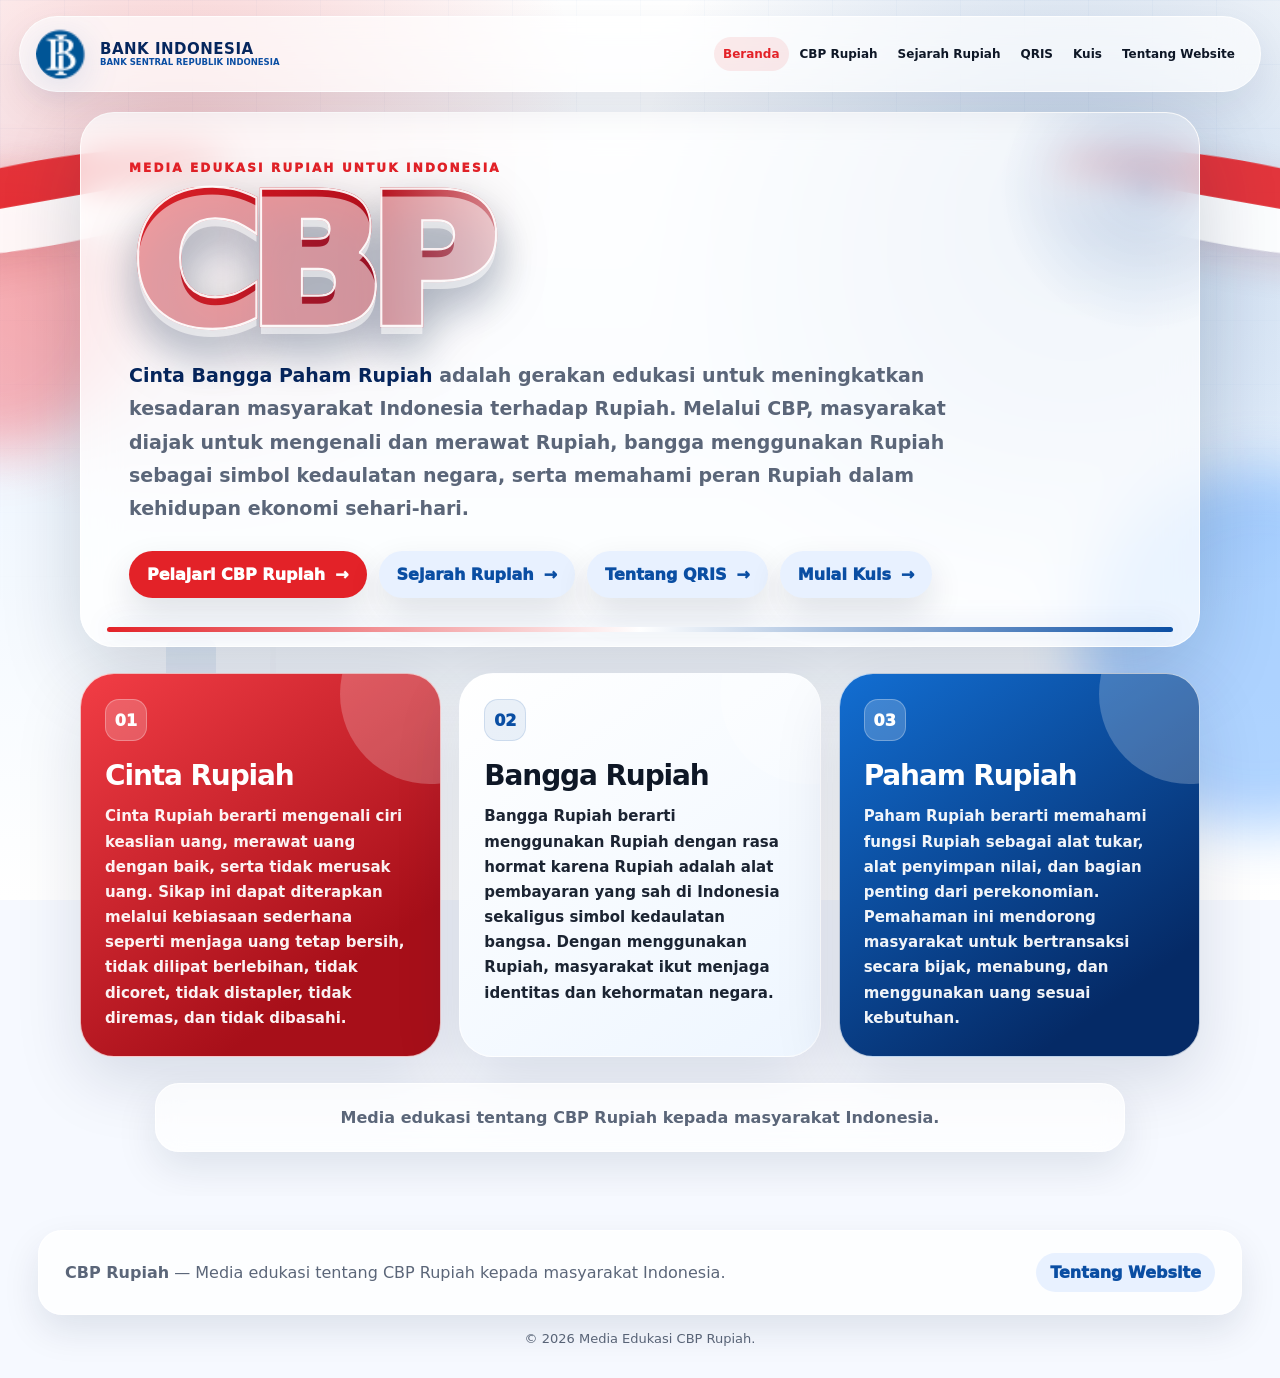
<file: index.html>
<!doctype html>
<html lang="id">
<head>
    <link rel="icon" type="image/png" href="assets/img/logo-bi.png">
    <meta charset="utf-8">
    <meta name="viewport" content="width=device-width, initial-scale=1">
    <title>CBP Rupiah — Media Edukasi Cinta Bangga Paham Rupiah</title>
    <meta name="description" content="Media edukasi tentang CBP Rupiah kepada masyarakat Indonesia.">
    <link rel="stylesheet" href="assets/css/style.css">
    <style>
        /* Revisi khusus index.html: beranda diganti menjadi pengertian singkat CBP + card modern */
        .home-hero {
            min-height: 100vh;
            position: relative;
            width: min(100%,1680px);
            margin: 0 auto;
            padding: 112px 22px 44px;
            display: grid;
            align-items: center;
            overflow: hidden;
        }

        .home-wrap {
            position: relative;
            z-index: 6;
            width: min(1120px, 100%);
            margin: 0 auto;
            display: grid;
            gap: 26px;
        }

        .home-panel {
            position: relative;
            overflow: hidden;
            border-radius: var(--radius-xl);
            padding: clamp(26px, 4vw, 48px);
            background: rgba(255,255,255,.76);
            border: 1px solid rgba(255,255,255,.82);
            box-shadow: var(--shadow);
            backdrop-filter: blur(18px);
        }

        .home-panel::before {
            content: "";
            position: absolute;
            inset: -80px -100px auto auto;
            width: 310px;
            height: 310px;
            border-radius: 50%;
            background: radial-gradient(circle, rgba(10,78,163,.20), transparent 66%);
        }

        .home-panel::after {
            content: "";
            position: absolute;
            left: 26px;
            right: 26px;
            bottom: 14px;
            height: 5px;
            border-radius: 999px;
            background: linear-gradient(90deg, var(--red), #fff, var(--blue));
            box-shadow: 0 0 28px rgba(10,78,163,.22);
        }

        .home-eyebrow {
            margin: 0 0 12px;
            text-transform: uppercase;
            letter-spacing: .18em;
            font-size: 12px;
            font-weight: 1000;
            color: var(--red);
        }

        .home-title {
            margin: 0;
            line-height: .86;
            font-size: clamp(82px, 14vw, 214px);
            font-weight: 1000;
            letter-spacing: -.09em;
            background: linear-gradient(90deg, #e32228 0%, #b90e1a 24%, #ffffff 48%, #0a4ea3 70%, #06265d 100%);
            -webkit-background-clip: text;
            background-clip: text;
            color: transparent;
            -webkit-text-stroke: clamp(1px, .18vw, 3px) rgba(255,255,255,.92);
            text-shadow: 0 8px 0 rgba(255,255,255,.55), 0 28px 44px rgba(6,38,93,.23);
            filter: drop-shadow(0 10px 24px rgba(0,0,0,.18));
        }

        .home-subtitle {
            max-width: 820px;
            margin: 18px 0 0;
            color: var(--muted);
            font-size: clamp(16px, 1.6vw, 19px);
            line-height: 1.75;
            font-weight: 650;
        }

        .home-subtitle strong {
            color: var(--blue-dark);
        }

        .home-card-grid {
            display: grid;
            grid-template-columns: repeat(3, minmax(0,1fr));
            gap: 18px;
        }

        .home-card {
            position: relative;
            overflow: hidden;
            min-height: 255px;
            padding: 25px 24px;
            border-radius: var(--radius-xl);
            border: 1px solid rgba(255,255,255,.72);
            box-shadow: 0 24px 66px rgba(9,25,58,.13);
            transform-style: preserve-3d;
            transition: transform .24s ease, box-shadow .24s ease;
        }

        .home-card:hover {
            transform: translateY(-8px) rotateX(2deg);
            box-shadow: 0 34px 88px rgba(9,25,58,.22);
        }

        .home-card.red {
            color: #fff;
            background: linear-gradient(145deg,#f23d45,#a70f19 76%);
        }

        .home-card.white {
            color: var(--ink);
            background: linear-gradient(145deg,#ffffff,#eef6ff);
        }

        .home-card.blue {
            color: #fff;
            background: linear-gradient(145deg,#126ed2,#052a66 82%);
        }

        .home-card::before {
            content: "";
            position: absolute;
            inset: -70px -80px auto auto;
            width: 180px;
            height: 180px;
            border-radius: 50%;
            background: rgba(255,255,255,.22);
        }

        .home-card .number {
            display: inline-grid;
            place-items: center;
            width: 42px;
            height: 42px;
            margin-bottom: 18px;
            border-radius: 14px;
            background: rgba(255,255,255,.20);
            border: 1px solid rgba(255,255,255,.28);
            font-weight: 1000;
        }

        .home-card.white .number {
            background: rgba(10,78,163,.08);
            border-color: rgba(10,78,163,.13);
            color: var(--blue);
        }

        .home-card h2 {
            position: relative;
            z-index: 2;
            margin: 0 0 12px;
            font-size: 28px;
            letter-spacing: -.04em;
        }

        .home-card p {
            position: relative;
            z-index: 2;
            margin: 0;
            font-size: 15px;
            line-height: 1.68;
            font-weight: 620;
            opacity: .94;
        }

        .home-actions {
            display: flex;
            flex-wrap: wrap;
            gap: 12px;
            margin-top: 26px;
        }

        .home-action {
            display: inline-flex;
            align-items: center;
            gap: 10px;
            padding: 14px 18px;
            border-radius: 999px;
            font-weight: 950;
            box-shadow: 0 15px 34px rgba(9,25,58,.12);
            transition: .22s ease;
        }

        .home-action:hover {
            transform: translateY(-3px);
        }

        .home-action.primary {
            color: #fff;
            background: var(--red);
        }

        .home-action.secondary {
            color: var(--blue);
            background: #e8f1ff;
        }

        .home-note {
            width: min(970px, 100%);
            margin: 0 auto;
            padding: 20px 24px;
            border-radius: var(--radius-lg);
            background: rgba(255,255,255,.72);
            border: 1px solid rgba(255,255,255,.8);
            box-shadow: 0 16px 42px rgba(9,25,58,.10);
            backdrop-filter: blur(14px);
            color: var(--muted);
            line-height: 1.7;
            font-weight: 650;
            text-align: center;
        }

        @media (max-width: 920px) {
            .home-card-grid {
                grid-template-columns: 1fr;
            }

            .home-title {
                font-size: 96px;
            }
        }

        @media (max-width: 560px) {
            .home-hero {
                padding: 104px 12px 32px;
            }

            .home-panel {
                padding: 24px 20px 34px;
            }

            .home-title {
                font-size: 78px;
            }

            .home-actions {
                flex-direction: column;
            }

            .home-action {
                justify-content: center;
                width: 100%;
            }
        }
    </style>
</head>
<body>
    <div class="page-bg" aria-hidden="true"></div>
    <div class="grid-bg" aria-hidden="true"></div>
    <div class="orb orb-red" aria-hidden="true"></div>
    <div class="orb orb-blue" aria-hidden="true"></div>

    <header class="topbar" id="topbar">
        <a class="brand" href="index.html" aria-label="Kembali ke beranda">
            <img src="assets/img/logo-bi.png" alt="Logo Bank Indonesia" class="logo-bi" onerror="this.style.display='none';this.nextElementSibling.style.display='grid';">
            <span class="bi-seal logo-fallback" aria-hidden="true">BI</span>

            <span class="brand-copy">
                <strong>BANK INDONESIA</strong>
                <small>Bank Sentral Republik Indonesia</small>
            </span>
        </a>

        <nav class="nav" id="mainNav" aria-label="Navigasi utama">
            <a class="nav-link active" href="index.html">Beranda</a>
            <a class="nav-link" href="cbp.html">CBP Rupiah</a>
            <a class="nav-link" href="sejarah-rupiah.html">Sejarah Rupiah</a>
            <a class="nav-link" href="qris.html">QRIS</a>
            <a class="nav-link" href="kuis.html">Kuis</a>
            <a class="nav-link" href="tentang-website.html">Tentang Website</a>
        </nav>

        <button class="menu-toggle" id="menuToggle" type="button" aria-label="Buka menu" aria-expanded="false">
            <span></span><span></span><span></span>
        </button>
    </header>

    <main>
        <section class="home-hero" id="beranda">
            <div class="skyline" aria-hidden="true">
                <span class="monas"></span>
                <span class="building b1"></span>
                <span class="building b2"></span>
                <span class="bridge"></span>
            </div>

            <div class="flag-ribbon ribbon-left" aria-hidden="true"></div>
            <div class="flag-ribbon ribbon-right" aria-hidden="true"></div>

            <div class="home-wrap">
                <div class="home-panel reveal">
                    <p class="home-eyebrow">Media Edukasi Rupiah untuk Indonesia</p>
                    <h1 class="home-title">CBP</h1>
                    <p class="home-subtitle">
                        <strong>Cinta Bangga Paham Rupiah</strong> adalah gerakan edukasi untuk meningkatkan kesadaran masyarakat Indonesia terhadap Rupiah. Melalui CBP, masyarakat diajak untuk mengenali dan merawat Rupiah, bangga menggunakan Rupiah sebagai simbol kedaulatan negara, serta memahami peran Rupiah dalam kehidupan ekonomi sehari-hari.
                    </p>

                    <div class="home-actions">
                        <a class="home-action primary" href="cbp.html">Pelajari CBP Rupiah <span>→</span></a>
                        <a class="home-action secondary" href="sejarah-rupiah.html">Sejarah Rupiah <span>→</span></a>
                        <a class="home-action secondary" href="qris.html">Tentang QRIS <span>→</span></a>
                        <a class="home-action secondary" href="kuis.html">Mulai Kuis <span>→</span></a>
                    </div>
                </div>

                <div class="home-card-grid">
                    <article class="home-card red reveal delay-1">
                        <span class="number">01</span>
                        <h2>Cinta Rupiah</h2>
                        <p>
                            Cinta Rupiah berarti mengenali ciri keaslian uang, merawat uang dengan baik, serta tidak merusak uang. Sikap ini dapat diterapkan melalui kebiasaan sederhana seperti menjaga uang tetap bersih, tidak dilipat berlebihan, tidak dicoret, tidak distapler, tidak diremas, dan tidak dibasahi.
                        </p>
                    </article>

                    <article class="home-card white reveal delay-2">
                        <span class="number">02</span>
                        <h2>Bangga Rupiah</h2>
                        <p>
                            Bangga Rupiah berarti menggunakan Rupiah dengan rasa hormat karena Rupiah adalah alat pembayaran yang sah di Indonesia sekaligus simbol kedaulatan bangsa. Dengan menggunakan Rupiah, masyarakat ikut menjaga identitas dan kehormatan negara.
                        </p>
                    </article>

                    <article class="home-card blue reveal delay-3">
                        <span class="number">03</span>
                        <h2>Paham Rupiah</h2>
                        <p>
                            Paham Rupiah berarti memahami fungsi Rupiah sebagai alat tukar, alat penyimpan nilai, dan bagian penting dari perekonomian. Pemahaman ini mendorong masyarakat untuk bertransaksi secara bijak, menabung, dan menggunakan uang sesuai kebutuhan.
                        </p>
                    </article>
                </div>

                <p class="home-note reveal delay-4">
                    Media edukasi tentang CBP Rupiah kepada masyarakat Indonesia.
                </p>
            </div>
        </section>
    </main>

    <footer class="footer footer-minimal">
        <div class="footer-mini-inner">
            <p><strong>CBP Rupiah</strong> — Media edukasi tentang CBP Rupiah kepada masyarakat Indonesia.</p>
            <a href="tentang-website.html">Tentang Website</a>
        </div>
        <p class="copyright">© 2026 Media Edukasi CBP Rupiah.</p>
    </footer>

    <button class="to-top" id="toTop" type="button" aria-label="Kembali ke atas">↑</button>
    <script src="assets/js/app.js"></script>
</body>
</html>
</file>
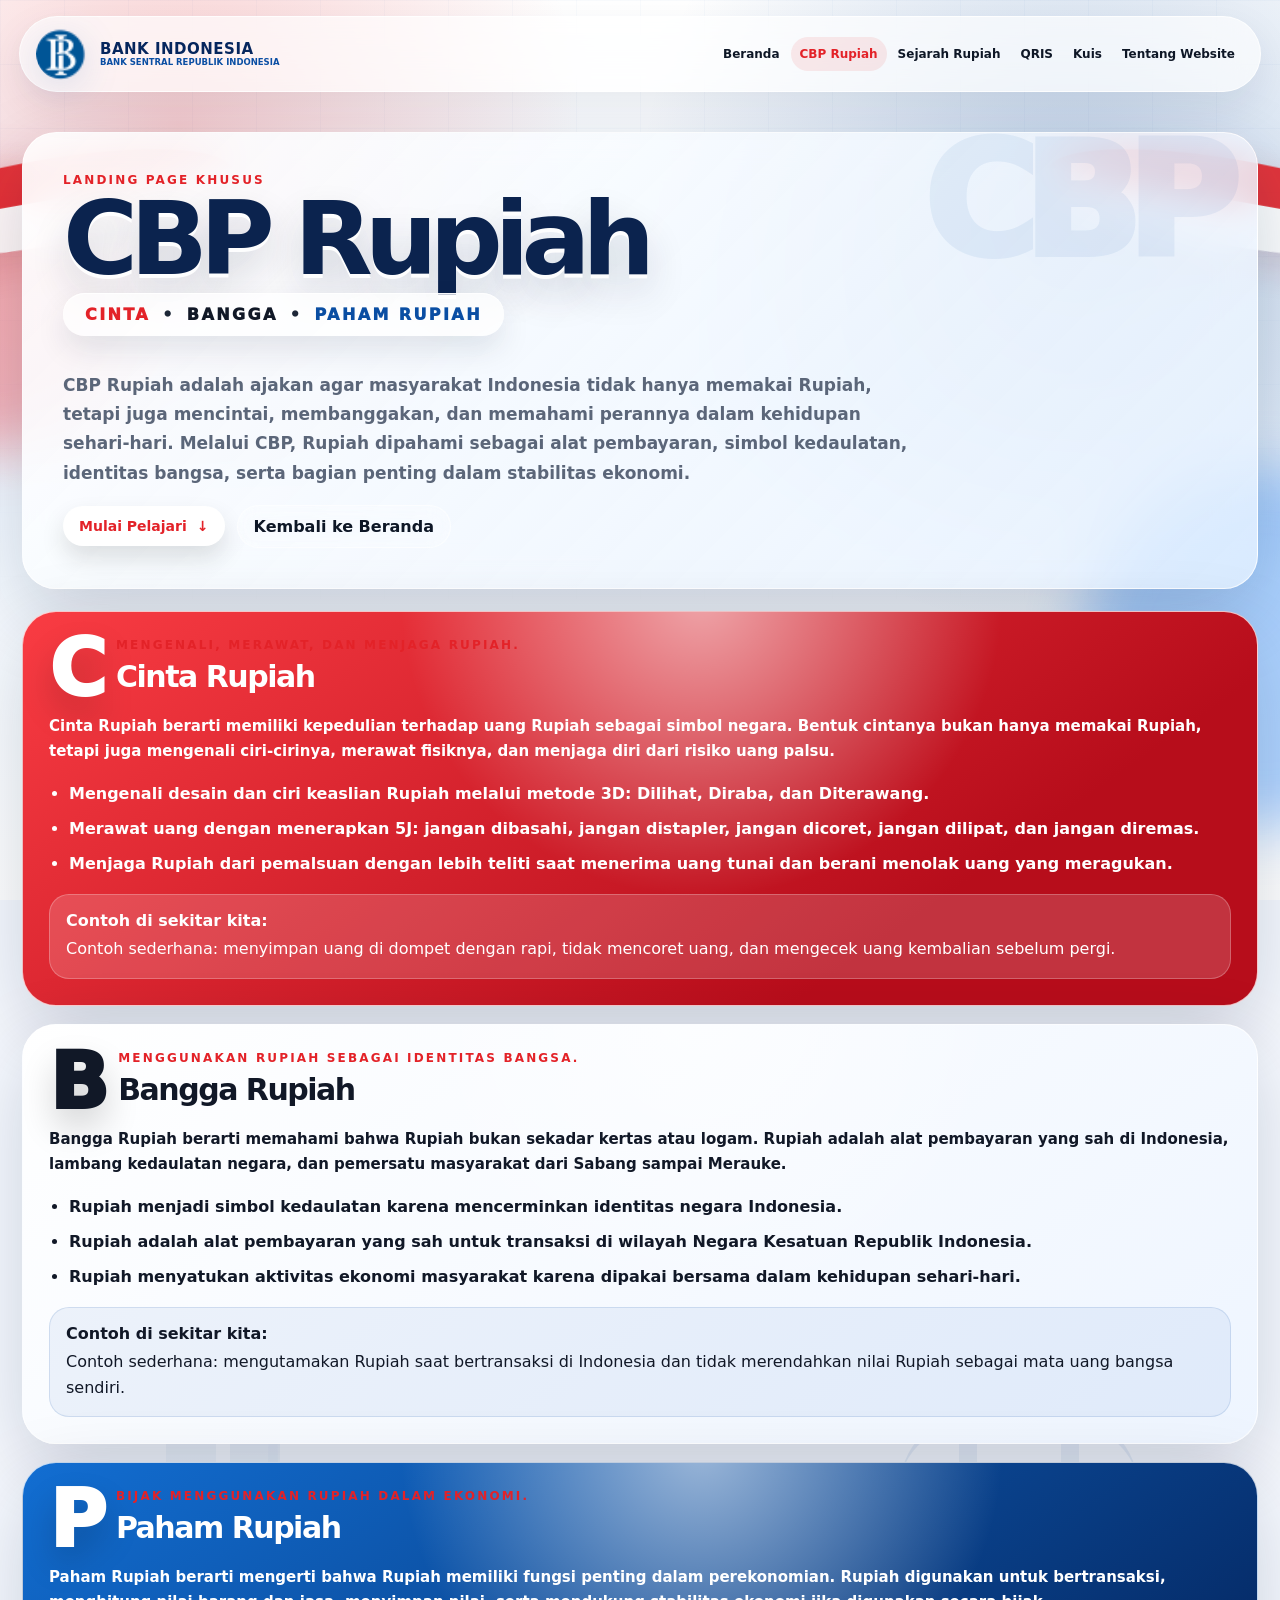
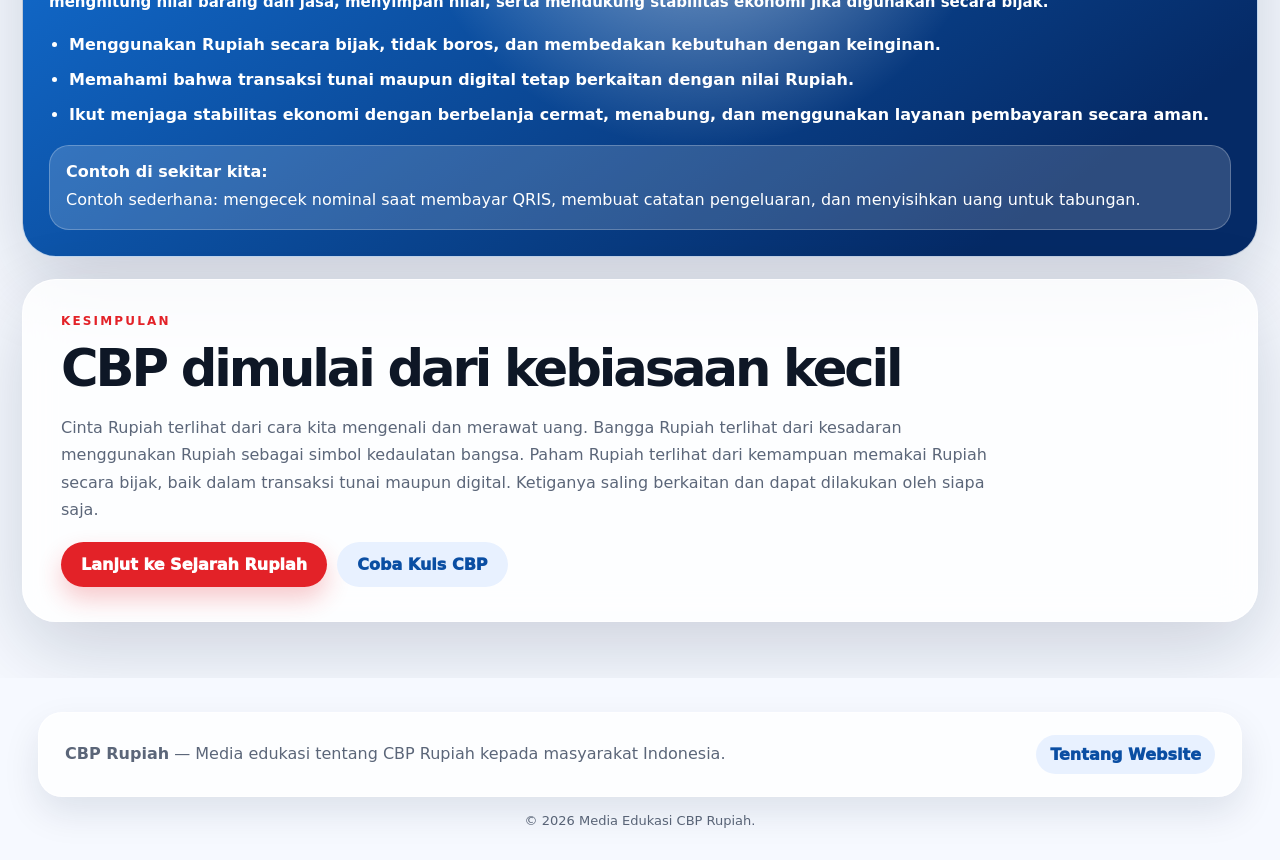
<file: cbp.html>
<!doctype html>
<html lang="id">
<head>
    <link rel="icon" type="image/png" href="assets/img/logo-bi.png">
    <meta charset="utf-8">
    <meta name="viewport" content="width=device-width, initial-scale=1">
    <title>CBP Rupiah — Cinta Bangga Paham Rupiah</title>
    <meta name="description" content="Landing page khusus CBP Rupiah yang menjelaskan Cinta Rupiah, Bangga Rupiah, dan Paham Rupiah secara lengkap dan mudah dimengerti.">
    <link rel="stylesheet" href="assets/css/style.css">
</head>
<body>
    <div class="page-bg" aria-hidden="true"></div>
    <div class="grid-bg" aria-hidden="true"></div>
    <div class="orb orb-red" aria-hidden="true"></div>
    <div class="orb orb-blue" aria-hidden="true"></div>

    <header class="topbar" id="topbar">
    <a class="brand " href="index.html" aria-label="Kembali ke beranda">
                    <img src="assets/img/logo-bi.png" alt="Logo Bank Indonesia" class="logo-bi" onerror="this.style.display='none';this.nextElementSibling.style.display='grid';">
            <span class="bi-seal logo-fallback" aria-hidden="true">BI</span>
        
        <span class="brand-copy">
            <strong>BANK INDONESIA</strong>
            <small>Bank Sentral Republik Indonesia</small>
        </span>
    </a>

    <nav class="nav" id="mainNav" aria-label="Navigasi utama">
                    <a class="nav-link " href="index.html">Beranda</a>
                    <a class="nav-link active" href="cbp.html">CBP Rupiah</a>
                    <a class="nav-link " href="sejarah-rupiah.html">Sejarah Rupiah</a>
                    <a class="nav-link " href="qris.html">QRIS</a>
                    <a class="nav-link " href="kuis.html">Kuis</a>
                    <a class="nav-link " href="tentang-website.html">Tentang Website</a>
            </nav>

    <button class="menu-toggle" id="menuToggle" type="button" aria-label="Buka menu" aria-expanded="false">
        <span></span><span></span><span></span>
    </button>
</header>

    <main>
        <section class="single-landing cbp-landing" id="cbp">
            <div class="skyline" aria-hidden="true">
                <span class="monas"></span>
                <span class="building b1"></span>
                <span class="building b2"></span>
                <span class="bridge"></span>
            </div>
            <div class="flag-ribbon ribbon-left" aria-hidden="true"></div>
            <div class="flag-ribbon ribbon-right" aria-hidden="true"></div>

            <div class="cbp-page-wrap">
                <article class="cbp-hero-card reveal" data-tilt>
                    <p class="eyebrow">Landing Page Khusus</p>
                    <h1>CBP Rupiah</h1>
                    <p class="cbp-page-line"><span>Cinta</span><i>•</i><span>Bangga</span><i>•</i><span>Paham Rupiah</span></p>
                    <p>CBP Rupiah adalah ajakan agar masyarakat Indonesia tidak hanya memakai Rupiah, tetapi juga mencintai, membanggakan, dan memahami perannya dalam kehidupan sehari-hari. Melalui CBP, Rupiah dipahami sebagai alat pembayaran, simbol kedaulatan, identitas bangsa, serta bagian penting dalam stabilitas ekonomi.</p>
                    <div class="single-actions">
                        <a class="card-button" href="#cinta-rupiah">Mulai Pelajari <span>↓</span></a>
                        <a class="outline-link" href="index.html">Kembali ke Beranda</a>
                    </div>
                </article>

                <div class="cbp-principle-grid">
                                            <article class="cbp-principle-card red reveal delay-1" id="cinta-rupiah" data-tilt>
                            <div class="principle-top">
                                <span class="principle-letter">C</span>
                                <div>
                                    <p class="eyebrow">Mengenali, merawat, dan menjaga Rupiah.</p>
                                    <h2>Cinta Rupiah</h2>
                                </div>
                            </div>
                            <p class="principle-intro">Cinta Rupiah berarti memiliki kepedulian terhadap uang Rupiah sebagai simbol negara. Bentuk cintanya bukan hanya memakai Rupiah, tetapi juga mengenali ciri-cirinya, merawat fisiknya, dan menjaga diri dari risiko uang palsu.</p>
                            <ul class="principle-list">
                                                                    <li>Mengenali desain dan ciri keaslian Rupiah melalui metode 3D: Dilihat, Diraba, dan Diterawang.</li>
                                                                    <li>Merawat uang dengan menerapkan 5J: jangan dibasahi, jangan distapler, jangan dicoret, jangan dilipat, dan jangan diremas.</li>
                                                                    <li>Menjaga Rupiah dari pemalsuan dengan lebih teliti saat menerima uang tunai dan berani menolak uang yang meragukan.</li>
                                                            </ul>
                            <div class="example-box">
                                <strong>Contoh di sekitar kita:</strong>
                                <p>Contoh sederhana: menyimpan uang di dompet dengan rapi, tidak mencoret uang, dan mengecek uang kembalian sebelum pergi.</p>
                            </div>
                        </article>
                                            <article class="cbp-principle-card white reveal delay-2" id="bangga-rupiah" data-tilt>
                            <div class="principle-top">
                                <span class="principle-letter">B</span>
                                <div>
                                    <p class="eyebrow">Menggunakan Rupiah sebagai identitas bangsa.</p>
                                    <h2>Bangga Rupiah</h2>
                                </div>
                            </div>
                            <p class="principle-intro">Bangga Rupiah berarti memahami bahwa Rupiah bukan sekadar kertas atau logam. Rupiah adalah alat pembayaran yang sah di Indonesia, lambang kedaulatan negara, dan pemersatu masyarakat dari Sabang sampai Merauke.</p>
                            <ul class="principle-list">
                                                                    <li>Rupiah menjadi simbol kedaulatan karena mencerminkan identitas negara Indonesia.</li>
                                                                    <li>Rupiah adalah alat pembayaran yang sah untuk transaksi di wilayah Negara Kesatuan Republik Indonesia.</li>
                                                                    <li>Rupiah menyatukan aktivitas ekonomi masyarakat karena dipakai bersama dalam kehidupan sehari-hari.</li>
                                                            </ul>
                            <div class="example-box">
                                <strong>Contoh di sekitar kita:</strong>
                                <p>Contoh sederhana: mengutamakan Rupiah saat bertransaksi di Indonesia dan tidak merendahkan nilai Rupiah sebagai mata uang bangsa sendiri.</p>
                            </div>
                        </article>
                                            <article class="cbp-principle-card blue reveal delay-3" id="paham-rupiah" data-tilt>
                            <div class="principle-top">
                                <span class="principle-letter">P</span>
                                <div>
                                    <p class="eyebrow">Bijak menggunakan Rupiah dalam ekonomi.</p>
                                    <h2>Paham Rupiah</h2>
                                </div>
                            </div>
                            <p class="principle-intro">Paham Rupiah berarti mengerti bahwa Rupiah memiliki fungsi penting dalam perekonomian. Rupiah digunakan untuk bertransaksi, menghitung nilai barang dan jasa, menyimpan nilai, serta mendukung stabilitas ekonomi jika digunakan secara bijak.</p>
                            <ul class="principle-list">
                                                                    <li>Menggunakan Rupiah secara bijak, tidak boros, dan membedakan kebutuhan dengan keinginan.</li>
                                                                    <li>Memahami bahwa transaksi tunai maupun digital tetap berkaitan dengan nilai Rupiah.</li>
                                                                    <li>Ikut menjaga stabilitas ekonomi dengan berbelanja cermat, menabung, dan menggunakan layanan pembayaran secara aman.</li>
                                                            </ul>
                            <div class="example-box">
                                <strong>Contoh di sekitar kita:</strong>
                                <p>Contoh sederhana: mengecek nominal saat membayar QRIS, membuat catatan pengeluaran, dan menyisihkan uang untuk tabungan.</p>
                            </div>
                        </article>
                                    </div>

                <section class="cbp-summary-panel reveal delay-4">
                    <p class="eyebrow">Kesimpulan</p>
                    <h2>CBP dimulai dari kebiasaan kecil</h2>
                    <p>Cinta Rupiah terlihat dari cara kita mengenali dan merawat uang. Bangga Rupiah terlihat dari kesadaran menggunakan Rupiah sebagai simbol kedaulatan bangsa. Paham Rupiah terlihat dari kemampuan memakai Rupiah secara bijak, baik dalam transaksi tunai maupun digital. Ketiganya saling berkaitan dan dapat dilakukan oleh siapa saja.</p>
                    <div class="summary-actions">
                        <a class="primary-btn link-btn" href="sejarah-rupiah.html">Lanjut ke Sejarah Rupiah</a>
                        <a class="secondary-btn link-btn" href="kuis.html">Coba Kuis CBP</a>
                    </div>
                </section>
            </div>
        </section>
    </main>

    <footer class="footer footer-minimal">
    <div class="footer-mini-inner">
        <p><strong>CBP Rupiah</strong> — Media edukasi tentang CBP Rupiah kepada masyarakat Indonesia.</p>
        <a href="tentang-website.html">Tentang Website</a>
    </div>
    <p class="copyright">© 2026 Media Edukasi CBP Rupiah.</p>
</footer>

    <button class="to-top" id="toTop" type="button" aria-label="Kembali ke atas">↑</button>
    <script src="assets/js/app.js"></script>
</body>
</html>
</file>
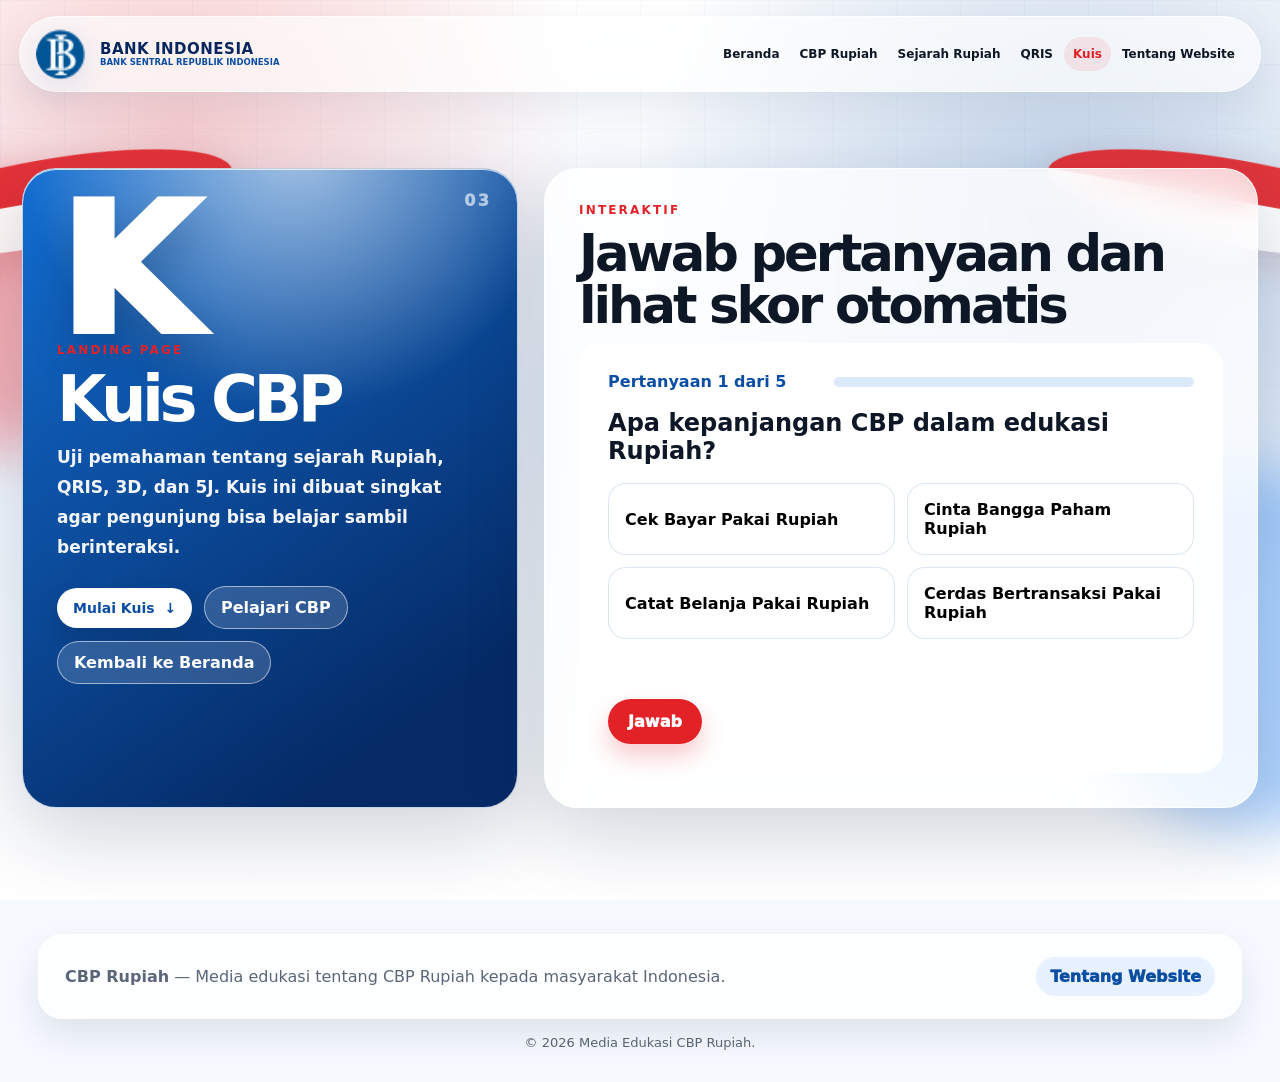
<file: kuis.html>
<!doctype html>
<html lang="id">
<head>
    <link rel="icon" type="image/png" href="assets/img/logo-bi.png">
    <meta charset="utf-8">
    <meta name="viewport" content="width=device-width, initial-scale=1">
    <title>Kuis CBP Rupiah — CBP Rupiah</title>
    <meta name="description" content="Landing page kuis interaktif CBP Rupiah.">
    <link rel="stylesheet" href="assets/css/style.css">
</head>
<body>
    <div class="page-bg" aria-hidden="true"></div>
    <div class="grid-bg" aria-hidden="true"></div>
    <div class="orb orb-red" aria-hidden="true"></div>
    <div class="orb orb-blue" aria-hidden="true"></div>

    <header class="topbar" id="topbar">
    <a class="brand " href="index.html" aria-label="Kembali ke beranda">
                    <img src="assets/img/logo-bi.png" alt="Logo Bank Indonesia" class="logo-bi" onerror="this.style.display='none';this.nextElementSibling.style.display='grid';">
            <span class="bi-seal logo-fallback" aria-hidden="true">BI</span>
        
        <span class="brand-copy">
            <strong>BANK INDONESIA</strong>
            <small>Bank Sentral Republik Indonesia</small>
        </span>
    </a>

    <nav class="nav" id="mainNav" aria-label="Navigasi utama">
                    <a class="nav-link " href="index.html">Beranda</a>
                    <a class="nav-link " href="cbp.html">CBP Rupiah</a>
                    <a class="nav-link " href="sejarah-rupiah.html">Sejarah Rupiah</a>
                    <a class="nav-link " href="qris.html">QRIS</a>
                    <a class="nav-link active" href="kuis.html">Kuis</a>
                    <a class="nav-link " href="tentang-website.html">Tentang Website</a>
            </nav>

    <button class="menu-toggle" id="menuToggle" type="button" aria-label="Buka menu" aria-expanded="false">
        <span></span><span></span><span></span>
    </button>
</header>

    <main>
        <section class="single-landing quiz-landing" id="kuis">
            <div class="skyline" aria-hidden="true">
                <span class="monas"></span>
                <span class="building b1"></span>
                <span class="building b2"></span>
                <span class="bridge"></span>
            </div>
            <div class="flag-ribbon ribbon-left" aria-hidden="true"></div>
            <div class="flag-ribbon ribbon-right" aria-hidden="true"></div>

            <div class="single-wrap quiz-wrap">
                <article class="single-panel blue reveal" data-tilt>
                    <span class="page-number">03</span>
                    <div class="single-letter">K</div>
                    <p class="eyebrow">Landing Page</p>
                    <h1>Kuis CBP</h1>
                    <p class="single-lead">Uji pemahaman tentang sejarah Rupiah, QRIS, 3D, dan 5J. Kuis ini dibuat singkat agar pengunjung bisa belajar sambil berinteraksi.</p>
                    <div class="single-actions">
                        <a class="card-button" href="#quizBox">Mulai Kuis <span>↓</span></a>
                        <a class="outline-link" href="cbp.html">Pelajari CBP</a><a class="outline-link" href="index.html">Kembali ke Beranda</a>
                    </div>
                </article>

                <div class="single-content reveal delay-2">
                    <p class="eyebrow">Interaktif</p>
                    <h2>Jawab pertanyaan dan lihat skor otomatis</h2>
                    <div class="quiz-box" id="quizBox">
                        <div class="quiz-top">
                            <span id="quizCounter">Pertanyaan 1</span>
                            <div class="progress"><span id="progressBar"></span></div>
                        </div>
                        <h3 id="questionText">Memuat pertanyaan...</h3>
                        <div class="answers" id="answers"></div>
                        <p class="feedback" id="feedback"></p>
                        <div class="quiz-actions">
                            <button class="primary-btn" id="nextBtn" type="button">Jawab</button>
                            <button class="secondary-btn" id="restartBtn" type="button" hidden>Ulangi</button>
                        </div>
                    </div>
                </div>
            </div>
        </section>
    </main>

    <footer class="footer footer-minimal">
    <div class="footer-mini-inner">
        <p><strong>CBP Rupiah</strong> — Media edukasi tentang CBP Rupiah kepada masyarakat Indonesia.</p>
        <a href="tentang-website.html">Tentang Website</a>
    </div>
    <p class="copyright">© 2026 Media Edukasi CBP Rupiah.</p>
</footer>

    <button class="to-top" id="toTop" type="button" aria-label="Kembali ke atas">↑</button>
    <script>
        window.CBP_QUIZ = [{"question":"Apa kepanjangan CBP dalam edukasi Rupiah?","answers":["Cek Bayar Pakai Rupiah","Cinta Bangga Paham Rupiah","Catat Belanja Pakai Rupiah","Cerdas Bertransaksi Pakai Rupiah"],"correct":1,"note":"CBP berarti Cinta, Bangga, dan Paham Rupiah."},{"question":"Metode 3D untuk mengenali keaslian Rupiah adalah...","answers":["Dilihat, Diraba, Diterawang","Dihitung, Ditukar, Disetor","Dibayar, Disimpan, Dicatat","Dilacak, Dipindai, Dicairkan"],"correct":0,"note":"3D berarti Dilihat, Diraba, dan Diterawang."},{"question":"Salah satu perilaku yang tidak sesuai prinsip 5J adalah...","answers":["Menyimpan uang dengan rapi","Menggunakan Rupiah untuk transaksi","Mencoret uang kertas","Mengecek uang dengan 3D"],"correct":2,"note":"Dalam 5J, masyarakat diingatkan untuk tidak mencoret uang Rupiah."},{"question":"QRIS paling tepat dipahami sebagai...","answers":["Aplikasi dompet digital tertentu","Standar kode QR pembayaran di Indonesia","Jenis uang kertas baru","Kode rahasia rekening bank"],"correct":1,"note":"QRIS adalah standar kode QR pembayaran nasional."},{"question":"Saat membayar dengan QRIS, hal yang sebaiknya dilakukan adalah...","answers":["Langsung pergi tanpa cek status","Cek nama merchant dan nominal transaksi","Membagikan PIN aplikasi pembayaran","Scan QR dari sumber tidak jelas"],"correct":1,"note":"Selalu cek nama merchant, nominal, dan status transaksi."}];
    </script>
    <script src="assets/js/app.js"></script>
</body>
</html>
</file>
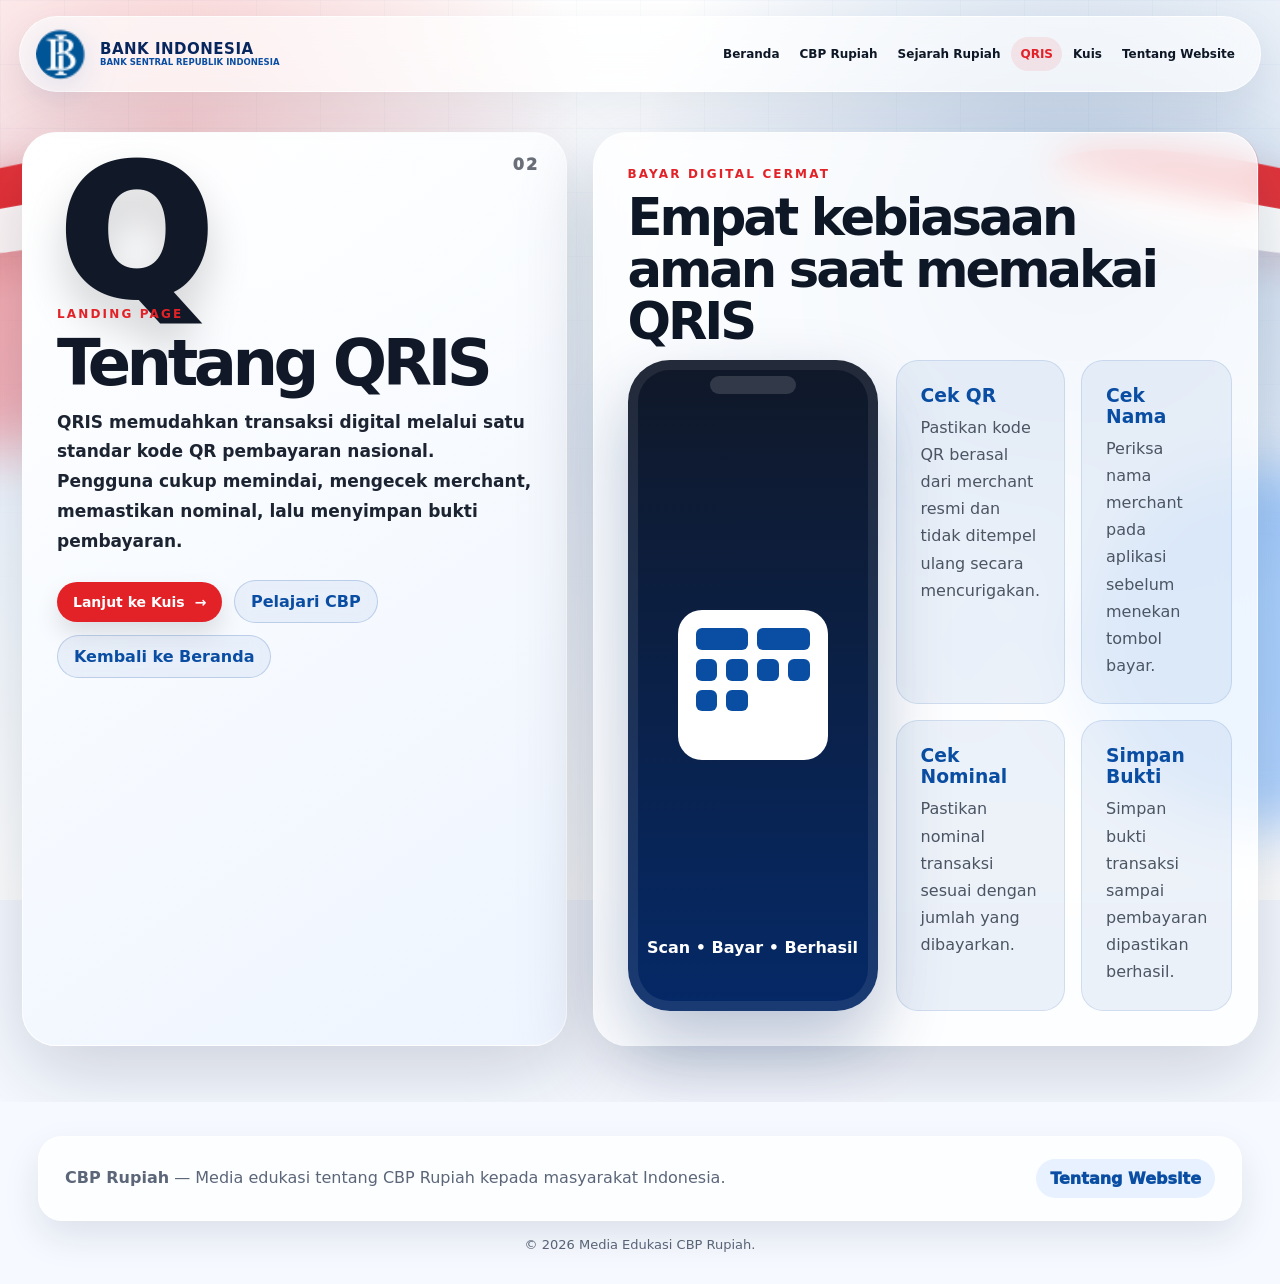
<file: qris.html>
<!doctype html>
<html lang="id">
<head>
    <link rel="icon" type="image/png" href="assets/img/logo-bi.png">
    <meta charset="utf-8">
    <meta name="viewport" content="width=device-width, initial-scale=1">
    <title>Tentang QRIS — CBP Rupiah</title>
    <meta name="description" content="Landing page QRIS dalam website edukasi CBP Rupiah.">
    <link rel="stylesheet" href="assets/css/style.css">
</head>
<body>
    <div class="page-bg" aria-hidden="true"></div>
    <div class="grid-bg" aria-hidden="true"></div>
    <div class="orb orb-red" aria-hidden="true"></div>
    <div class="orb orb-blue" aria-hidden="true"></div>

    <header class="topbar" id="topbar">
    <a class="brand " href="index.html" aria-label="Kembali ke beranda">
                    <img src="assets/img/logo-bi.png" alt="Logo Bank Indonesia" class="logo-bi" onerror="this.style.display='none';this.nextElementSibling.style.display='grid';">
            <span class="bi-seal logo-fallback" aria-hidden="true">BI</span>
        
        <span class="brand-copy">
            <strong>BANK INDONESIA</strong>
            <small>Bank Sentral Republik Indonesia</small>
        </span>
    </a>

    <nav class="nav" id="mainNav" aria-label="Navigasi utama">
                    <a class="nav-link " href="index.html">Beranda</a>
                    <a class="nav-link " href="cbp.html">CBP Rupiah</a>
                    <a class="nav-link " href="sejarah-rupiah.html">Sejarah Rupiah</a>
                    <a class="nav-link active" href="qris.html">QRIS</a>
                    <a class="nav-link " href="kuis.html">Kuis</a>
                    <a class="nav-link " href="tentang-website.html">Tentang Website</a>
            </nav>

    <button class="menu-toggle" id="menuToggle" type="button" aria-label="Buka menu" aria-expanded="false">
        <span></span><span></span><span></span>
    </button>
</header>

    <main>
        <section class="single-landing qris-landing" id="qris">
            <div class="skyline" aria-hidden="true">
                <span class="monas"></span>
                <span class="building b1"></span>
                <span class="building b2"></span>
                <span class="bridge"></span>
            </div>
            <div class="flag-ribbon ribbon-left" aria-hidden="true"></div>
            <div class="flag-ribbon ribbon-right" aria-hidden="true"></div>

            <div class="single-wrap">
                <article class="single-panel white reveal" data-tilt>
                    <span class="page-number">02</span>
                    <div class="single-letter">Q</div>
                    <p class="eyebrow">Landing Page</p>
                    <h1>Tentang QRIS</h1>
                    <p class="single-lead">QRIS memudahkan transaksi digital melalui satu standar kode QR pembayaran nasional. Pengguna cukup memindai, mengecek merchant, memastikan nominal, lalu menyimpan bukti pembayaran.</p>
                    <div class="single-actions">
                        <a class="card-button" href="kuis.html">Lanjut ke Kuis <span>→</span></a>
                        <a class="outline-link" href="cbp.html">Pelajari CBP</a><a class="outline-link" href="index.html">Kembali ke Beranda</a>
                    </div>
                </article>

                <div class="single-content reveal delay-2">
                    <p class="eyebrow">Bayar Digital Cermat</p>
                    <h2>Empat kebiasaan aman saat memakai QRIS</h2>
                    <div class="qris-panel compact-qris">
                        <div class="phone-mockup" aria-hidden="true">
                            <div class="phone-notch"></div>
                            <div class="qr-large"><span></span><span></span><span></span><span></span><i></i><i></i><i></i><i></i></div>
                            <p>Scan • Bayar • Berhasil</p>
                        </div>
                        <div class="qris-tips">
                                                            <article>
                                    <h3>Cek QR</h3>
                                    <p>Pastikan kode QR berasal dari merchant resmi dan tidak ditempel ulang secara mencurigakan.</p>
                                </article>
                                                            <article>
                                    <h3>Cek Nama</h3>
                                    <p>Periksa nama merchant pada aplikasi sebelum menekan tombol bayar.</p>
                                </article>
                                                            <article>
                                    <h3>Cek Nominal</h3>
                                    <p>Pastikan nominal transaksi sesuai dengan jumlah yang dibayarkan.</p>
                                </article>
                                                            <article>
                                    <h3>Simpan Bukti</h3>
                                    <p>Simpan bukti transaksi sampai pembayaran dipastikan berhasil.</p>
                                </article>
                                                    </div>
                    </div>
                </div>
            </div>
        </section>
    </main>

    <footer class="footer footer-minimal">
    <div class="footer-mini-inner">
        <p><strong>CBP Rupiah</strong> — Media edukasi tentang CBP Rupiah kepada masyarakat Indonesia.</p>
        <a href="tentang-website.html">Tentang Website</a>
    </div>
    <p class="copyright">© 2026 Media Edukasi CBP Rupiah.</p>
</footer>

    <button class="to-top" id="toTop" type="button" aria-label="Kembali ke atas">↑</button>
    <script src="assets/js/app.js"></script>
</body>
</html>
</file>
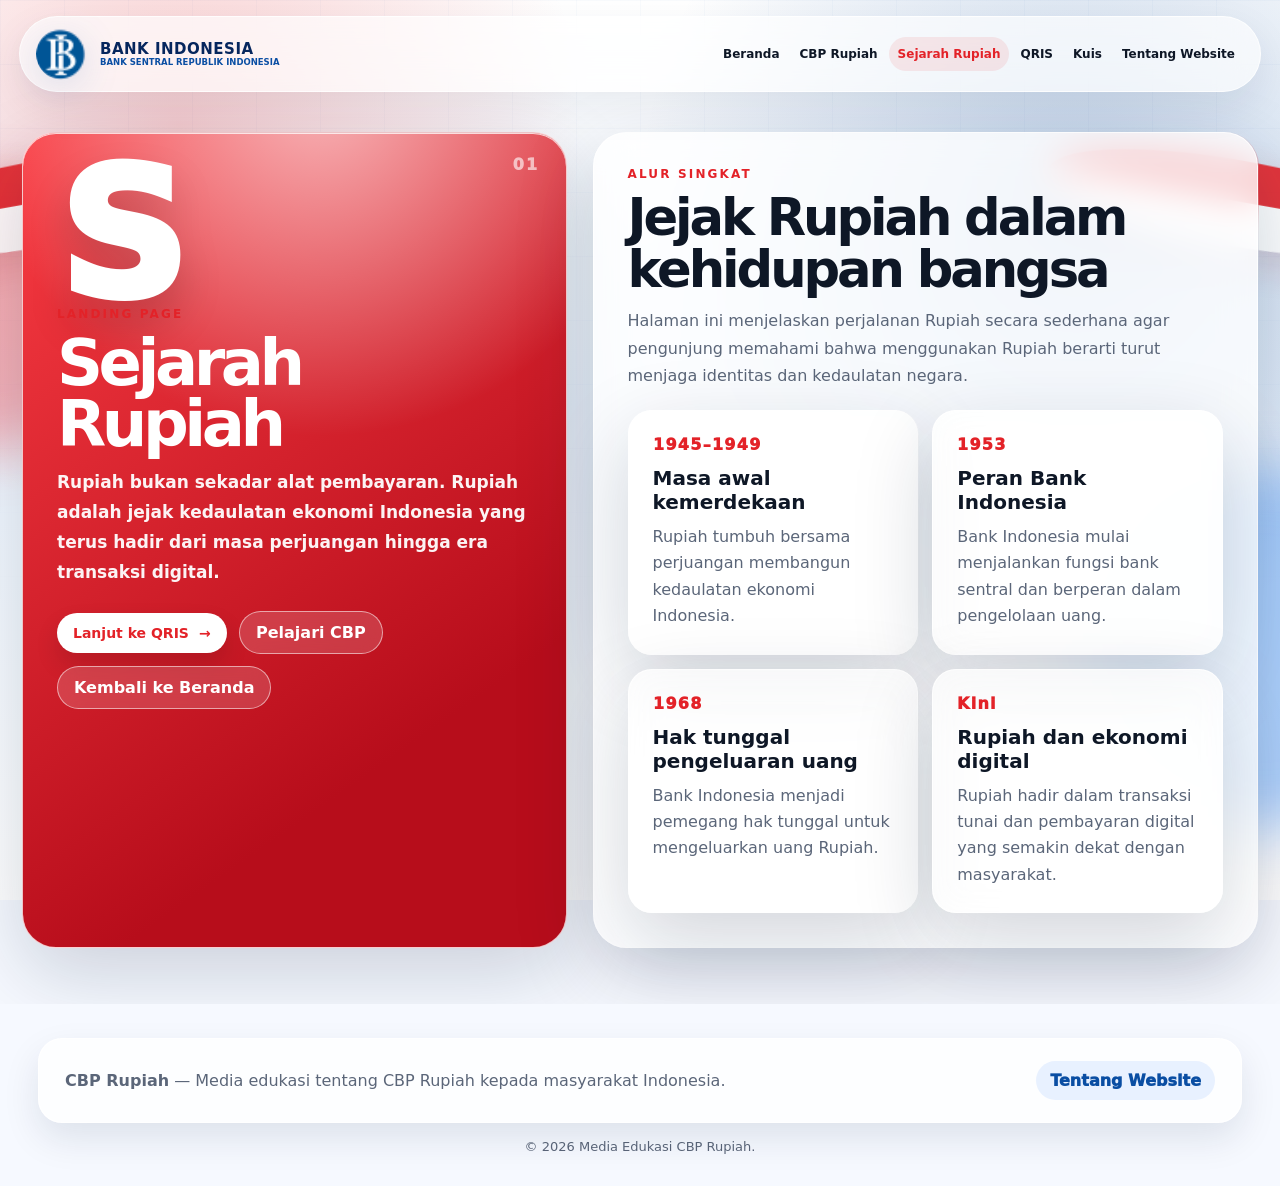
<file: sejarah-rupiah.html>
<!doctype html>
<html lang="id">
<head>
    <link rel="icon" type="image/png" href="assets/img/logo-bi.png">
    <meta charset="utf-8">
    <meta name="viewport" content="width=device-width, initial-scale=1">
    <title>Sejarah Rupiah — CBP Rupiah</title>
    <meta name="description" content="Landing page Sejarah Rupiah dalam website edukasi CBP Rupiah.">
    <link rel="stylesheet" href="assets/css/style.css">
</head>
<body>
    <div class="page-bg" aria-hidden="true"></div>
    <div class="grid-bg" aria-hidden="true"></div>
    <div class="orb orb-red" aria-hidden="true"></div>
    <div class="orb orb-blue" aria-hidden="true"></div>

    <header class="topbar" id="topbar">
    <a class="brand " href="index.html" aria-label="Kembali ke beranda">
                    <img src="assets/img/logo-bi.png" alt="Logo Bank Indonesia" class="logo-bi" onerror="this.style.display='none';this.nextElementSibling.style.display='grid';">
            <span class="bi-seal logo-fallback" aria-hidden="true">BI</span>
        
        <span class="brand-copy">
            <strong>BANK INDONESIA</strong>
            <small>Bank Sentral Republik Indonesia</small>
        </span>
    </a>

    <nav class="nav" id="mainNav" aria-label="Navigasi utama">
                    <a class="nav-link " href="index.html">Beranda</a>
                    <a class="nav-link " href="cbp.html">CBP Rupiah</a>
                    <a class="nav-link active" href="sejarah-rupiah.html">Sejarah Rupiah</a>
                    <a class="nav-link " href="qris.html">QRIS</a>
                    <a class="nav-link " href="kuis.html">Kuis</a>
                    <a class="nav-link " href="tentang-website.html">Tentang Website</a>
            </nav>

    <button class="menu-toggle" id="menuToggle" type="button" aria-label="Buka menu" aria-expanded="false">
        <span></span><span></span><span></span>
    </button>
</header>

    <main>
        <section class="single-landing red-landing" id="sejarah">
            <div class="skyline" aria-hidden="true">
                <span class="monas"></span>
                <span class="building b1"></span>
                <span class="building b2"></span>
                <span class="bridge"></span>
            </div>
            <div class="flag-ribbon ribbon-left" aria-hidden="true"></div>
            <div class="flag-ribbon ribbon-right" aria-hidden="true"></div>

            <div class="single-wrap">
                <article class="single-panel red reveal" data-tilt>
                    <span class="page-number">01</span>
                    <div class="single-letter">S</div>
                    <p class="eyebrow">Landing Page</p>
                    <h1>Sejarah Rupiah</h1>
                    <p class="single-lead">Rupiah bukan sekadar alat pembayaran. Rupiah adalah jejak kedaulatan ekonomi Indonesia yang terus hadir dari masa perjuangan hingga era transaksi digital.</p>
                    <div class="single-actions">
                        <a class="card-button" href="qris.html">Lanjut ke QRIS <span>→</span></a>
                        <a class="outline-link" href="cbp.html">Pelajari CBP</a><a class="outline-link" href="index.html">Kembali ke Beranda</a>
                    </div>
                </article>

                <div class="single-content reveal delay-2">
                    <p class="eyebrow">Alur Singkat</p>
                    <h2>Jejak Rupiah dalam kehidupan bangsa</h2>
                    <p>Halaman ini menjelaskan perjalanan Rupiah secara sederhana agar pengunjung memahami bahwa menggunakan Rupiah berarti turut menjaga identitas dan kedaulatan negara.</p>
                    <div class="timeline-grid landing-timeline">
                                                    <article class="timeline-item">
                                <span>1945–1949</span>
                                <h3>Masa awal kemerdekaan</h3>
                                <p>Rupiah tumbuh bersama perjuangan membangun kedaulatan ekonomi Indonesia.</p>
                            </article>
                                                    <article class="timeline-item">
                                <span>1953</span>
                                <h3>Peran Bank Indonesia</h3>
                                <p>Bank Indonesia mulai menjalankan fungsi bank sentral dan berperan dalam pengelolaan uang.</p>
                            </article>
                                                    <article class="timeline-item">
                                <span>1968</span>
                                <h3>Hak tunggal pengeluaran uang</h3>
                                <p>Bank Indonesia menjadi pemegang hak tunggal untuk mengeluarkan uang Rupiah.</p>
                            </article>
                                                    <article class="timeline-item">
                                <span>Kini</span>
                                <h3>Rupiah dan ekonomi digital</h3>
                                <p>Rupiah hadir dalam transaksi tunai dan pembayaran digital yang semakin dekat dengan masyarakat.</p>
                            </article>
                                            </div>
                </div>
            </div>
        </section>
    </main>

    <footer class="footer footer-minimal">
    <div class="footer-mini-inner">
        <p><strong>CBP Rupiah</strong> — Media edukasi tentang CBP Rupiah kepada masyarakat Indonesia.</p>
        <a href="tentang-website.html">Tentang Website</a>
    </div>
    <p class="copyright">© 2026 Media Edukasi CBP Rupiah.</p>
</footer>

    <button class="to-top" id="toTop" type="button" aria-label="Kembali ke atas">↑</button>
    <script src="assets/js/app.js"></script>
</body>
</html>
</file>
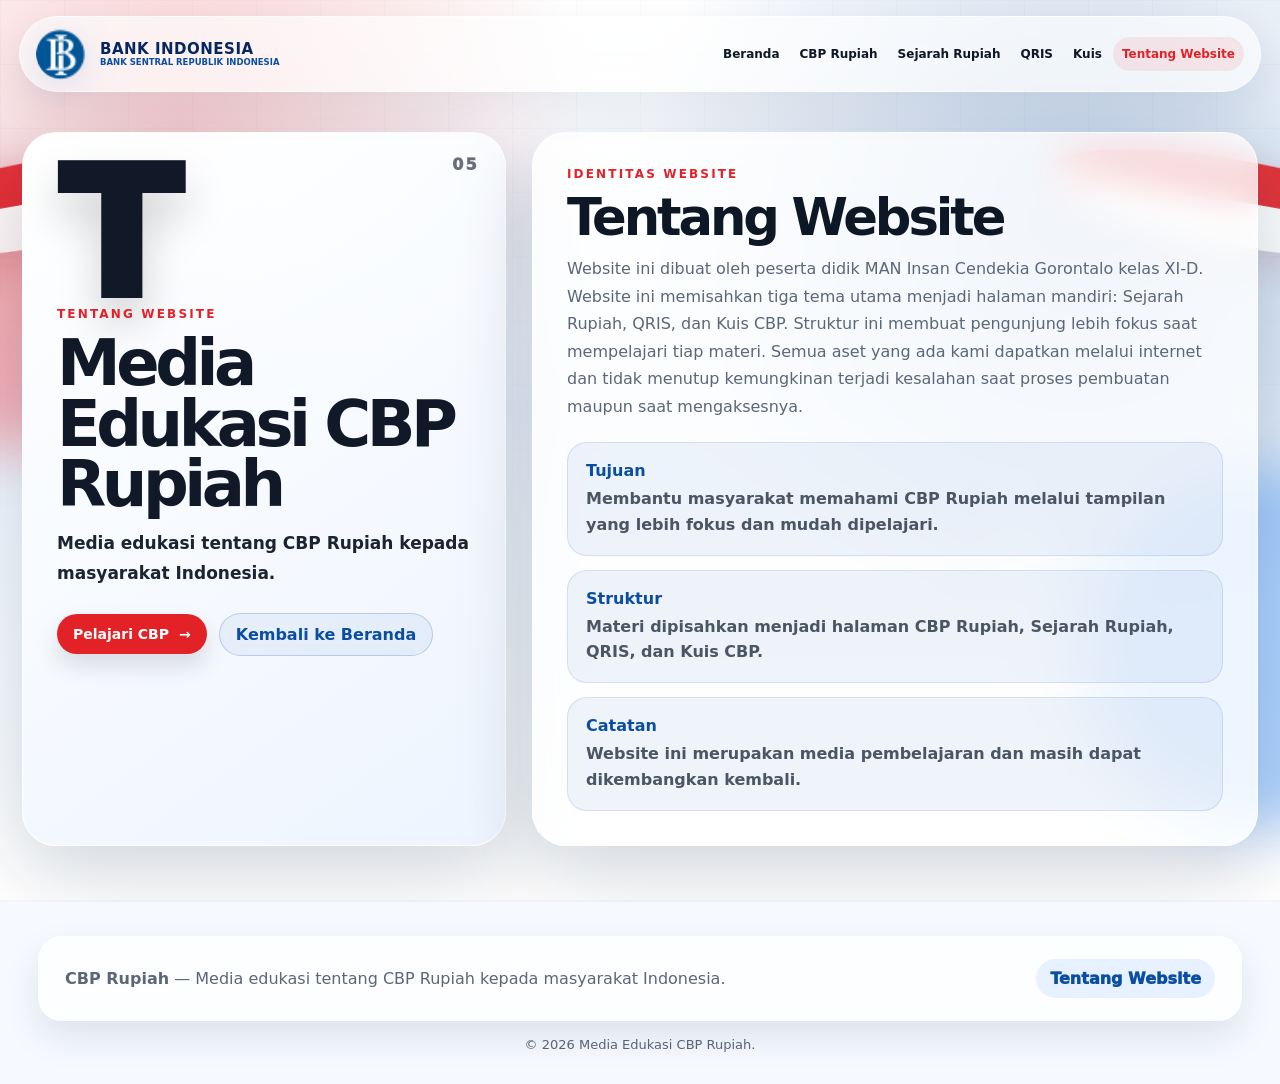
<file: tentang-website.html>
<!doctype html>
<html lang="id">
<head>
    <link rel="icon" type="image/png" href="assets/img/logo-bi.png">
    <meta charset="utf-8">
    <meta name="viewport" content="width=device-width, initial-scale=1">
    <title>Tentang Website — CBP Rupiah</title>
    <meta name="description" content="Landing page tentang website edukasi CBP Rupiah.">
    <link rel="stylesheet" href="assets/css/style.css">
</head>
<body>
    <div class="page-bg" aria-hidden="true"></div>
    <div class="grid-bg" aria-hidden="true"></div>
    <div class="orb orb-red" aria-hidden="true"></div>
    <div class="orb orb-blue" aria-hidden="true"></div>

    <header class="topbar" id="topbar">
    <a class="brand " href="index.html" aria-label="Kembali ke beranda">
                    <img src="assets/img/logo-bi.png" alt="Logo Bank Indonesia" class="logo-bi" onerror="this.style.display='none';this.nextElementSibling.style.display='grid';">
            <span class="bi-seal logo-fallback" aria-hidden="true">BI</span>
        
        <span class="brand-copy">
            <strong>BANK INDONESIA</strong>
            <small>Bank Sentral Republik Indonesia</small>
        </span>
    </a>

    <nav class="nav" id="mainNav" aria-label="Navigasi utama">
                    <a class="nav-link " href="index.html">Beranda</a>
                    <a class="nav-link " href="cbp.html">CBP Rupiah</a>
                    <a class="nav-link " href="sejarah-rupiah.html">Sejarah Rupiah</a>
                    <a class="nav-link " href="qris.html">QRIS</a>
                    <a class="nav-link " href="kuis.html">Kuis</a>
                    <a class="nav-link active" href="tentang-website.html">Tentang Website</a>
            </nav>

    <button class="menu-toggle" id="menuToggle" type="button" aria-label="Buka menu" aria-expanded="false">
        <span></span><span></span><span></span>
    </button>
</header>

    <main>
        <section class="single-landing about-landing" id="tentang-website">
            <div class="skyline" aria-hidden="true">
                <span class="monas"></span>
                <span class="building b1"></span>
                <span class="building b2"></span>
                <span class="bridge"></span>
            </div>
            <div class="flag-ribbon ribbon-left" aria-hidden="true"></div>
            <div class="flag-ribbon ribbon-right" aria-hidden="true"></div>

            <div class="single-wrap about-wrap">
                <article class="single-panel white reveal" data-tilt>
                    <span class="page-number">05</span>
                    <div class="single-letter">T</div>
                    <p class="eyebrow">Tentang Website</p>
                    <h1>Media Edukasi CBP Rupiah</h1>
                    <p class="single-lead">Media edukasi tentang CBP Rupiah kepada masyarakat Indonesia.</p>
                    <div class="single-actions">
                        <a class="card-button" href="cbp.html">Pelajari CBP <span>→</span></a>
                        <a class="outline-link" href="index.html">Kembali ke Beranda</a>
                    </div>
                </article>

                <div class="single-content reveal delay-2">
                    <p class="eyebrow">Identitas Website</p>
                    <h2>Tentang Website</h2>
                    <p>Website ini dibuat oleh peserta didik MAN Insan Cendekia Gorontalo kelas XI-D. Website ini memisahkan tiga tema utama menjadi halaman mandiri: Sejarah Rupiah, QRIS, dan Kuis CBP. Struktur ini membuat pengunjung lebih fokus saat mempelajari tiap materi. Semua aset yang ada kami dapatkan melalui internet dan tidak menutup kemungkinan terjadi kesalahan saat proses pembuatan maupun saat mengaksesnya.</p>
                    <div class="about-points">
                        <article>
                            <strong>Tujuan</strong>
                            <span>Membantu masyarakat memahami CBP Rupiah melalui tampilan yang lebih fokus dan mudah dipelajari.</span>
                        </article>
                        <article>
                            <strong>Struktur</strong>
                            <span>Materi dipisahkan menjadi halaman CBP Rupiah, Sejarah Rupiah, QRIS, dan Kuis CBP.</span>
                        </article>
                        <article>
                            <strong>Catatan</strong>
                            <span>Website ini merupakan media pembelajaran dan masih dapat dikembangkan kembali.</span>
                        </article>
                    </div>
                </div>
            </div>
        </section>
    </main>

    <footer class="footer footer-minimal">
    <div class="footer-mini-inner">
        <p><strong>CBP Rupiah</strong> — Media edukasi tentang CBP Rupiah kepada masyarakat Indonesia.</p>
        <a href="tentang-website.html">Tentang Website</a>
    </div>
    <p class="copyright">© 2026 Media Edukasi CBP Rupiah.</p>
</footer>

    <button class="to-top" id="toTop" type="button" aria-label="Kembali ke atas">↑</button>
    <script src="assets/js/app.js"></script>
</body>
</html>
</file>
<file: assets/css/style.css>
:root{
    --red:#e32228;
    --red-dark:#a70f19;
    --blue:#0a4ea3;
    --blue-dark:#06265d;
    --ink:#0e1726;
    --muted:#5b6679;
    --white:#ffffff;
    --glass:rgba(255,255,255,.72);
    --border:rgba(255,255,255,.76);
    --shadow:0 26px 80px rgba(9,25,58,.18);
    --radius-xl:34px;
    --radius-lg:24px;
    --radius-md:16px;
    --max:1320px;
}
*{box-sizing:border-box}
html{scroll-behavior:smooth}
body{
    margin:0;
    font-family:Inter,ui-sans-serif,system-ui,-apple-system,"Segoe UI",Arial,sans-serif;
    color:var(--ink);
    background:#f6f9ff;
    overflow-x:hidden;
}
a{color:inherit;text-decoration:none}
button{font:inherit}
.page-bg{
    position:fixed;inset:0;z-index:-5;
    background:
        radial-gradient(circle at 14% 14%,rgba(227,34,40,.22),transparent 30%),
        radial-gradient(circle at 84% 22%,rgba(10,78,163,.23),transparent 34%),
        linear-gradient(180deg,#fff 0%,#eef6ff 45%,#fff 100%);
}
.grid-bg{position:fixed;inset:0;z-index:-4;opacity:.22;background-image:linear-gradient(rgba(10,78,163,.12) 1px,transparent 1px),linear-gradient(90deg,rgba(10,78,163,.12) 1px,transparent 1px);background-size:64px 64px;mask-image:linear-gradient(to bottom,black,transparent 78%)}
.orb{position:fixed;border-radius:999px;filter:blur(28px);opacity:.35;z-index:-3;animation:float 8s ease-in-out infinite alternate}.orb-red{width:270px;height:270px;background:#ff4249;left:-140px;top:20%}.orb-blue{width:360px;height:360px;background:#2386ff;right:-160px;bottom:8%;animation-delay:-3s}@keyframes float{to{transform:translate(24px,38px) scale(1.06)}}
.topbar{
    position:fixed;top:16px;left:50%;transform:translateX(-50%);z-index:50;
    width:min(var(--max),calc(100% - 38px));min-height:74px;padding:11px 16px;
    display:flex;align-items:center;justify-content:space-between;gap:20px;
    border:1px solid var(--border);border-radius:999px;background:rgba(255,255,255,.66);backdrop-filter:blur(20px);
    box-shadow:0 15px 40px rgba(9,25,58,.08);
}
.brand{display:flex;align-items:center;gap:12px;min-width:300px;max-width:380px;flex:0 1 380px;overflow:hidden}.bi-seal{width:52px;height:52px;min-width:52px;border-radius:50%;display:grid;place-items:center;color:white;font-weight:900;font-size:20px;letter-spacing:-1px;background:radial-gradient(circle at 36% 28%,#62b5ff 0,#0a56ad 54%,#061d50 100%);box-shadow:inset 0 0 0 4px rgba(255,255,255,.95),0 0 0 7px rgba(47,145,255,.13),0 14px 30px rgba(10,78,163,.24)}.brand-copy{display:flex;flex-direction:column;line-height:1.05;color:var(--blue-dark);min-width:0;white-space:normal}.brand-copy strong{font-size:18px;letter-spacing:.5px;white-space:nowrap;overflow:hidden;text-overflow:ellipsis}.brand-copy small{text-transform:uppercase;font-size:10px;font-weight:800;color:var(--blue);white-space:nowrap;overflow:hidden;text-overflow:ellipsis}
.nav{display:flex;align-items:center;gap:6px}.nav-link{font-size:14px;font-weight:800;padding:12px 14px;border-radius:999px;transition:.24s ease}.nav-link:hover,.nav-link.active{color:var(--red);background:rgba(227,34,40,.09)}
.menu-toggle{display:none;width:48px;height:48px;border:0;border-radius:50%;background:rgba(255,255,255,.9);box-shadow:0 8px 24px rgba(9,25,58,.1);cursor:pointer;align-items:center;justify-content:center;flex-direction:column;gap:5px}.menu-toggle span{width:22px;height:2px;background:#111827;border-radius:999px;transition:.2s}.menu-toggle.open span:nth-child(1){transform:translateY(7px) rotate(45deg)}.menu-toggle.open span:nth-child(2){opacity:0}.menu-toggle.open span:nth-child(3){transform:translateY(-7px) rotate(-45deg)}
.hero{min-height:100vh;position:relative;width:min(100%,1680px);margin:0 auto;padding:96px 22px 28px;display:grid;grid-template-rows:auto 1fr auto;align-items:center;overflow:hidden}.skyline{position:absolute;inset:auto 0 34%;height:230px;opacity:.34;pointer-events:none}.building{position:absolute;bottom:0;width:50px;background:linear-gradient(180deg,rgba(10,78,163,.25),rgba(10,78,163,.05));border-radius:8px 8px 0 0}.b1{left:13%;height:150px}.b2{left:18%;height:105px}.bridge{position:absolute;right:11%;bottom:12px;width:240px;height:80px;border-top:10px solid rgba(10,78,163,.22);border-radius:120px 120px 0 0}.bridge::before,.bridge::after{content:"";position:absolute;bottom:-10px;width:18px;height:115px;background:rgba(10,78,163,.18);border-radius:12px}.bridge::before{left:60px}.bridge::after{right:60px}.monas{position:absolute;left:20%;bottom:0;width:34px;height:190px;background:linear-gradient(#f8fafc,#dbe7f5);clip-path:polygon(46% 0,54% 0,65% 82%,90% 100%,10% 100%,35% 82%)}.monas::before{content:"";position:absolute;left:6px;top:-30px;width:20px;height:34px;background:linear-gradient(#ffc743,#b6770d);clip-path:polygon(50% 0,80% 55%,50% 100%,20% 55%)}
.flag-ribbon{position:absolute;top:160px;width:380px;height:86px;opacity:.9;filter:drop-shadow(0 12px 20px rgba(140,20,26,.16));background:linear-gradient(180deg,var(--red) 0 47%,#fff 48% 100%);transform:rotate(-10deg);border-radius:50%}.ribbon-left{left:-145px}.ribbon-right{right:-145px;transform:rotate(10deg)}
.hero-title{text-align:center;position:relative;z-index:6;margin-top:6px}.eyebrow{margin:0 0 10px;text-transform:uppercase;letter-spacing:.18em;font-size:12px;font-weight:900;color:var(--red)}.hero-title h1{margin:0;line-height:.74;font-size:clamp(82px,14vw,228px);font-weight:1000;letter-spacing:-.09em;background:linear-gradient(90deg,#d71920 0 32%,#08245d 43% 62%,#0a4ea3 72% 100%);-webkit-background-clip:text;background-clip:text;color:transparent;-webkit-text-fill-color:transparent;-webkit-text-stroke:2px rgba(255,255,255,.82);filter:drop-shadow(0 4px 3px rgba(255,255,255,.95)) drop-shadow(0 18px 34px rgba(4,22,62,.28));text-shadow:none}.cbp-line{display:inline-flex;align-items:center;gap:20px;margin:8px 0 0;padding:15px 42px;border-radius:999px;background:rgba(255,255,255,.68);border:1px solid rgba(255,255,255,.86);box-shadow:inset 0 1px 0 rgba(255,255,255,.85),0 18px 48px rgba(9,25,58,.12);backdrop-filter:blur(14px);font-weight:950;text-transform:uppercase;letter-spacing:.2em;font-size:clamp(16px,2vw,27px)}.cbp-line span:first-child{color:var(--red)}.cbp-line span:last-child{color:var(--blue)}.cbp-line i{font-style:normal;color:#1d2737}.hero-subtitle{max-width:680px;margin:14px auto 0;color:var(--muted);font-weight:650;line-height:1.65}
.layout-stage{position:relative;z-index:4;width:min(1120px,100% - 360px);margin:20px auto 0;display:grid;grid-template-columns:repeat(3,minmax(0,1fr));gap:18px;align-items:stretch;perspective:1400px}.layout-card{position:relative;min-height:334px;padding:24px 24px 22px;border-radius:var(--radius-xl);border:1px solid rgba(255,255,255,.72);overflow:hidden;box-shadow:var(--shadow),inset 0 1px 0 rgba(255,255,255,.75);transform-style:preserve-3d;transition:transform .18s ease,box-shadow .26s ease}.layout-card::before{content:"";position:absolute;inset:0;background:radial-gradient(circle at 55% -5%,rgba(255,255,255,.9),transparent 38%);opacity:.7}.layout-card::after{content:"";position:absolute;left:24px;right:24px;bottom:10px;height:5px;border-radius:999px;filter:blur(.2px)}.layout-card.red{background:linear-gradient(145deg,#f93c43,#b70d1b 70%);color:white}.layout-card.white{background:linear-gradient(145deg,#ffffff,#eef5ff);color:#111827}.layout-card.blue{background:linear-gradient(145deg,#126ed2,#052a66 80%);color:white}.layout-card.red::after{background:#ff7676;box-shadow:0 0 25px rgba(255,80,80,.9)}.layout-card.white::after{background:#f3f9ff;box-shadow:0 0 25px rgba(15,103,209,.44)}.layout-card.blue::after{background:#45a1ff;box-shadow:0 0 25px rgba(69,161,255,.9)}.layout-card:hover{box-shadow:0 34px 90px rgba(9,25,58,.26)}.card-index{position:absolute;right:18px;top:16px;font-size:12px;font-weight:950;opacity:.58}.letter-wrap{position:relative;z-index:2;display:flex;align-items:flex-start;justify-content:space-between;gap:16px}.big-letter{font-size:84px;line-height:.8;font-weight:1000;letter-spacing:-.09em;text-shadow:0 16px 34px rgba(0,0,0,.18)}.badge{margin-top:10px;padding:9px 12px;border-radius:999px;font-size:11px;font-weight:950;text-transform:uppercase;letter-spacing:.12em;background:rgba(255,255,255,.2);border:1px solid rgba(255,255,255,.35)}.white .badge{background:rgba(10,78,163,.08);border-color:rgba(10,78,163,.14);color:var(--blue)}.visual{position:relative;z-index:2;margin:2px 0 12px;height:72px}.timeline-visual{display:flex;align-items:center;gap:9px}.timeline-visual span{display:block;flex:1;height:12px;border-radius:999px;background:rgba(255,255,255,.38);position:relative}.timeline-visual span::after{content:"";position:absolute;right:-6px;top:50%;width:17px;height:17px;border-radius:50%;transform:translateY(-50%);background:#fff;box-shadow:0 8px 18px rgba(0,0,0,.22)}.qris-visual{width:82px;height:82px;display:grid;grid-template-columns:repeat(4,1fr);grid-template-rows:repeat(4,1fr);gap:5px;padding:8px;border-radius:18px;background:#fff;box-shadow:inset 0 0 0 2px rgba(10,78,163,.12),0 15px 34px rgba(10,78,163,.12)}.qris-visual span,.qris-visual i{background:var(--blue);border-radius:4px}.qris-visual span:nth-child(1),.qris-visual span:nth-child(2){grid-column:span 2}.quiz-visual{width:78px;height:78px;border-radius:26px;display:grid;place-items:center;font-size:44px;font-weight:1000;background:rgba(255,255,255,.14);box-shadow:inset 0 0 0 1px rgba(255,255,255,.22),0 15px 34px rgba(0,0,0,.14)}.layout-card h2,.layout-card h3,.layout-card p,.layout-card a{position:relative;z-index:2}.layout-card h2{font-size:30px;margin:0 0 5px;letter-spacing:-.04em}.layout-card h3{font-size:13px;margin:0 0 12px;text-transform:uppercase;letter-spacing:.12em;opacity:.82}.layout-card p{font-size:14px;line-height:1.6;margin:0 0 18px}.card-button{display:inline-flex;align-items:center;gap:10px;font-weight:900;font-size:14px;padding:12px 16px;border-radius:999px;background:#fff;color:var(--red);box-shadow:0 12px 24px rgba(0,0,0,.12)}.blue .card-button{color:var(--blue)}.white .card-button{background:var(--red);color:white}.card-button span{transition:.2s}.card-button:hover span{transform:translateX(3px)}
.bubble-area{position:absolute;top:38%;z-index:5;display:grid;gap:20px;width:240px}.bubble-left{left:26px}.bubble-right{right:26px}.bubble{position:relative;display:flex;align-items:flex-start;gap:13px;min-height:104px;padding:22px 18px 18px;border-radius:32px;background:rgba(255,255,255,.88);border:3px solid currentColor;box-shadow:0 18px 44px rgba(9,25,58,.13);backdrop-filter:blur(16px)}.bubble::after{content:"";position:absolute;bottom:-18px;width:34px;height:34px;background:inherit;border-right:3px solid currentColor;border-bottom:3px solid currentColor;transform:rotate(45deg)}.bubble-left .bubble::after{right:28px}.bubble-right .bubble::after{left:28px}.bubble.red{color:var(--red)}.bubble.blue{color:var(--blue)}.bubble p{margin:0;color:#121826;font-weight:750;line-height:1.48;font-size:15px}.bubble-icon{flex:0 0 43px;height:43px;border-radius:50%;display:grid;place-items:center;color:white;font-weight:1000;background:currentColor;box-shadow:0 10px 24px rgba(0,0,0,.16)}
.bottom-strip{position:relative;z-index:5;width:min(900px,calc(100% - 420px));margin:18px auto 0;display:grid;grid-template-columns:repeat(4,1fr);gap:1px;border-radius:24px;overflow:hidden;background:rgba(255,255,255,.78);border:1px solid rgba(255,255,255,.82);box-shadow:0 16px 36px rgba(9,25,58,.12);backdrop-filter:blur(16px)}.bottom-strip div{padding:16px 18px;display:grid;gap:4px;text-align:center}.bottom-strip strong{font-size:22px;color:var(--blue)}.bottom-strip span{font-size:12px;font-weight:800;color:#4b5563}.content-section{width:min(var(--max),calc(100% - 38px));margin:0 auto 48px;padding:96px 0 0}.section-head{text-align:center;max-width:760px;margin:0 auto 32px}.section-head h2{font-size:clamp(34px,5vw,58px);letter-spacing:-.06em;margin:0 0 12px}.section-head p:not(.eyebrow){color:var(--muted);font-size:17px;line-height:1.7;margin:0}.timeline-grid{display:grid;grid-template-columns:repeat(4,1fr);gap:16px}.timeline-item,.qris-panel,.quiz-box,.source-card,.footer-inner>div:first-child{border:1px solid rgba(255,255,255,.75);background:rgba(255,255,255,.76);box-shadow:var(--shadow);backdrop-filter:blur(16px);border-radius:var(--radius-lg)}.timeline-item{padding:24px}.timeline-item span{display:inline-block;margin-bottom:12px;font-weight:950;color:var(--red);letter-spacing:.08em}.timeline-item h3{margin:0 0 10px;font-size:20px}.timeline-item p{margin:0;color:var(--muted);line-height:1.65}.qris-panel{display:grid;grid-template-columns:320px 1fr;gap:26px;padding:28px}.phone-mockup{min-height:420px;border-radius:42px;background:linear-gradient(180deg,#101828,#052967);box-shadow:inset 0 0 0 10px rgba(255,255,255,.08),0 32px 70px rgba(7,43,104,.28);display:grid;place-items:center;color:white;position:relative;overflow:hidden}.phone-notch{position:absolute;top:16px;width:86px;height:18px;border-radius:999px;background:rgba(255,255,255,.14)}.qr-large{width:190px;height:190px;background:white;border-radius:24px;padding:18px;display:grid;grid-template-columns:repeat(4,1fr);grid-template-rows:repeat(4,1fr);gap:9px}.qr-large span,.qr-large i{background:var(--blue);border-radius:6px}.qr-large span:nth-child(1){grid-column:span 2}.qr-large span:nth-child(2){grid-column:span 2}.phone-mockup p{position:absolute;bottom:38px;font-weight:900}.qris-tips{display:grid;grid-template-columns:repeat(2,1fr);gap:16px}.qris-tips article{padding:24px;border-radius:22px;background:rgba(10,78,163,.07);border:1px solid rgba(10,78,163,.12)}.qris-tips h3{margin:0 0 8px;color:var(--blue)}.qris-tips p{margin:0;color:#4b5563;line-height:1.7}.quiz-box{max-width:820px;margin:0 auto;padding:28px}.quiz-top{display:flex;align-items:center;justify-content:space-between;gap:16px;margin-bottom:18px}.quiz-top span{font-weight:900;color:var(--blue)}.progress{flex:1;max-width:360px;height:10px;border-radius:999px;background:#dce9fb;overflow:hidden}.progress span{display:block;height:100%;width:0;background:linear-gradient(90deg,var(--red),var(--blue));transition:.35s ease}.quiz-box h3{font-size:24px;margin:0 0 18px}.answers{display:grid;grid-template-columns:repeat(2,1fr);gap:12px}.answer-btn{border:1px solid rgba(10,78,163,.14);background:#fff;border-radius:18px;padding:16px;text-align:left;font-weight:800;cursor:pointer;transition:.2s}.answer-btn:hover,.answer-btn.selected{transform:translateY(-2px);box-shadow:0 14px 28px rgba(9,25,58,.12);border-color:var(--blue)}.answer-btn.correct{background:#e9f9ef;border-color:#24a95a}.answer-btn.wrong{background:#fff0f0;border-color:var(--red)}.feedback{min-height:28px;font-weight:800;color:#334155}.quiz-actions{display:flex;gap:10px}.primary-btn,.secondary-btn{border:0;border-radius:999px;padding:13px 20px;font-weight:950;cursor:pointer}.primary-btn{background:var(--red);color:white;box-shadow:0 12px 24px rgba(227,34,40,.24)}.secondary-btn{background:#e8f1ff;color:var(--blue)}.footer{width:min(var(--max),calc(100% - 38px));margin:80px auto 28px}.footer-inner{display:grid;grid-template-columns:1.1fr .9fr;gap:18px}.footer-inner>div:first-child,.source-card{padding:30px}.footer h2{margin:0 0 12px;font-size:32px;letter-spacing:-.04em}.footer p{color:var(--muted);line-height:1.7}.source-links{display:flex;flex-wrap:wrap;gap:10px}.source-links a{font-weight:900;color:var(--blue);background:#e8f1ff;border-radius:999px;padding:9px 12px}.copyright{text-align:center;font-size:13px}.to-top{position:fixed;right:20px;bottom:20px;z-index:60;width:46px;height:46px;border-radius:50%;border:0;background:var(--blue);color:white;font-weight:1000;box-shadow:0 14px 30px rgba(10,78,163,.25);cursor:pointer;opacity:0;transform:translateY(20px);pointer-events:none;transition:.25s}.to-top.show{opacity:1;transform:translateY(0);pointer-events:auto}.reveal{opacity:0;transform:translateY(24px);transition:opacity .75s ease,transform .75s ease}.reveal.visible{opacity:1;transform:translateY(0)}.delay-1{transition-delay:.08s}.delay-2{transition-delay:.16s}.delay-3{transition-delay:.24s}.delay-4{transition-delay:.32s}
@media (max-width:1180px){.layout-stage{width:100%;max-width:980px}.bubble-area{position:relative;top:auto;left:auto;right:auto;width:min(100%,980px);margin:18px auto 0;grid-template-columns:repeat(2,1fr)}.bubble-left{order:2}.bubble-right{order:4}.bottom-strip{width:min(100%,980px)}.hero{display:flex;flex-direction:column;padding-top:112px}.layout-stage{order:3}.bottom-strip{order:5}.bubble-area.bubble-left{order:2}.bubble-area.bubble-right{order:4}}
@media (max-width:920px){.topbar{border-radius:28px;align-items:flex-start}.brand{min-width:0}.brand-copy strong{font-size:15px}.nav{position:absolute;left:14px;right:14px;top:78px;display:none;flex-direction:column;background:rgba(255,255,255,.94);border-radius:24px;padding:12px;border:1px solid rgba(10,78,163,.1);box-shadow:0 18px 46px rgba(9,25,58,.12)}.nav.open{display:flex}.nav-link{width:100%;text-align:center}.menu-toggle{display:flex}.layout-stage{grid-template-columns:1fr}.layout-card{min-height:auto}.bubble-area{grid-template-columns:1fr}.bottom-strip{grid-template-columns:repeat(2,1fr)}.timeline-grid{grid-template-columns:1fr 1fr}.qris-panel{grid-template-columns:1fr}.qris-tips{grid-template-columns:1fr}.footer-inner{grid-template-columns:1fr}.answers{grid-template-columns:1fr}.hero-title h1{font-size:110px}.cbp-line{font-size:14px;gap:10px;padding:12px 18px;letter-spacing:.11em}.flag-ribbon{opacity:.45}.hero{min-height:auto}}
@media (max-width:560px){.topbar{width:calc(100% - 24px);top:10px}.brand-copy small{display:none}.bi-seal{width:44px;height:44px}.hero{padding-left:12px;padding-right:12px}.layout-card{padding:22px}.bottom-strip{grid-template-columns:1fr}.timeline-grid{grid-template-columns:1fr}.content-section,.footer{width:calc(100% - 24px)}.hero-title h1{font-size:86px}.bubble{padding:18px}.qris-panel,.quiz-box,.footer-inner>div:first-child,.source-card{padding:22px}.phone-mockup{min-height:330px}.qr-large{width:150px;height:150px}.section-head h2{font-size:36px}}

/* === Multipage landing update === */
.logo-bi{
    width:52px;
    height:52px;
    min-width:52px;
    max-width:52px;
    object-fit:contain;
    display:block;
    flex:0 0 52px;
    border-radius:50%;
    filter:drop-shadow(0 8px 18px rgba(10,78,163,.14));
}
.brand-image{
    min-width:300px;
    gap:12px;
}
.brand-image .brand-copy{
    display:flex !important;
    visibility:visible !important;
    opacity:1 !important;
}

.single-landing{
    min-height:100vh;
    position:relative;
    width:min(100%,1680px);
    margin:0 auto;
    padding:132px 22px 56px;
    overflow:hidden;
    display:grid;
    place-items:center;
}
.single-wrap{
    position:relative;
    z-index:4;
    width:min(var(--max),100%);
    display:grid;
    grid-template-columns:minmax(320px,.9fr) minmax(0,1.1fr);
    gap:26px;
    align-items:stretch;
    perspective:1400px;
}
.single-panel{
    position:relative;
    min-height:560px;
    padding:34px;
    border-radius:var(--radius-xl);
    border:1px solid rgba(255,255,255,.76);
    overflow:hidden;
    box-shadow:var(--shadow),inset 0 1px 0 rgba(255,255,255,.76);
    transform-style:preserve-3d;
    transition:transform .18s ease,box-shadow .26s ease;
}
.single-panel::before{
    content:"";
    position:absolute;
    inset:0;
    background:radial-gradient(circle at 55% -5%,rgba(255,255,255,.85),transparent 38%);
    opacity:.75;
}
.single-panel.red{background:linear-gradient(145deg,#f93c43,#b70d1b 74%);color:white;}
.single-panel.white{background:linear-gradient(145deg,#ffffff,#eef5ff);color:#111827;}
.single-panel.blue{background:linear-gradient(145deg,#126ed2,#052a66 84%);color:white;}
.single-panel:hover{box-shadow:0 36px 98px rgba(9,25,58,.28)}
.page-number{
    position:absolute;
    top:22px;
    right:26px;
    z-index:2;
    font-weight:1000;
    letter-spacing:.14em;
    opacity:.62;
}
.single-letter{
    position:relative;
    z-index:2;
    font-size:clamp(120px,14vw,230px);
    line-height:.78;
    font-weight:1000;
    letter-spacing:-.12em;
    text-shadow:0 24px 44px rgba(0,0,0,.18);
}
.single-panel .eyebrow,
.single-panel h1,
.single-panel p,
.single-panel a,
.single-actions{
    position:relative;
    z-index:2;
}
.single-panel h1{
    margin:12px 0 14px;
    font-size:clamp(42px,5vw,72px);
    letter-spacing:-.07em;
    line-height:.95;
}
.single-lead{
    max-width:540px;
    font-size:17px;
    line-height:1.75;
    margin:0 0 24px;
    font-weight:650;
    opacity:.95;
}
.single-actions{
    display:flex;
    align-items:center;
    flex-wrap:wrap;
    gap:12px;
}
.outline-link{
    display:inline-flex;
    align-items:center;
    justify-content:center;
    min-height:43px;
    padding:10px 16px;
    border-radius:999px;
    border:1px solid rgba(255,255,255,.54);
    background:rgba(255,255,255,.16);
    font-weight:900;
    backdrop-filter:blur(10px);
}
.white .outline-link{border-color:rgba(10,78,163,.2);background:rgba(10,78,163,.06);color:var(--blue)}
.single-content{
    position:relative;
    z-index:2;
    padding:34px;
    border-radius:var(--radius-xl);
    background:rgba(255,255,255,.78);
    border:1px solid rgba(255,255,255,.78);
    box-shadow:var(--shadow);
    backdrop-filter:blur(18px);
}
.single-content h2{
    margin:0 0 12px;
    font-size:clamp(34px,4vw,56px);
    line-height:1.02;
    letter-spacing:-.06em;
}
.single-content>p:not(.eyebrow){
    margin:0 0 20px;
    color:var(--muted);
    line-height:1.72;
    font-size:16px;
}
.landing-timeline{
    grid-template-columns:repeat(2,1fr);
    gap:14px;
}
.compact-qris{
    grid-template-columns:250px 1fr;
    gap:18px;
    padding:0;
    background:transparent;
    border:0;
    box-shadow:none;
    backdrop-filter:none;
}
.compact-qris .phone-mockup{min-height:350px;}
.compact-qris .qr-large{width:150px;height:150px;}
.quiz-wrap{grid-template-columns:minmax(320px,.82fr) minmax(0,1.18fr)}
.quiz-wrap .quiz-box{margin:0;max-width:none;box-shadow:none;background:rgba(255,255,255,.86)}

@media (max-width:1180px){
    .single-wrap{grid-template-columns:1fr;max-width:980px;}
    .single-panel{min-height:auto;}
    .compact-qris{grid-template-columns:1fr;}
}
@media (max-width:920px){
    .logo-bi{height:42px;max-width:190px;}
    .brand-image{min-width:0;}
    .single-landing{padding-top:118px;}
    .single-content,.single-panel{padding:24px;}
    .landing-timeline{grid-template-columns:1fr;}
}
@media (max-width:560px){
    .logo-bi{height:38px;max-width:150px;}
    .single-landing{padding-left:12px;padding-right:12px;}
    .single-letter{font-size:110px;}
    .single-panel h1{font-size:40px;}
    .single-lead{font-size:15px;}
}


/* === Revisi header, CBP contrast, dan Tentang Website === */
.topbar{overflow:visible}
.brand .logo-bi{width:52px;height:52px;min-width:52px;max-width:52px;object-fit:contain;flex:0 0 52px;border-radius:50%}
.footer-single{grid-template-columns:1fr;max-width:980px;margin:0 auto}.footer-single>div:first-child{padding:34px 36px}.footer-single h2{max-width:820px}.footer-single p:not(.eyebrow){max-width:960px;font-size:16px}
@media (max-width:1180px){.brand{min-width:250px;max-width:320px;flex-basis:320px}.brand-copy strong{font-size:16px}.brand-copy small{font-size:9px}.nav-link{font-size:13px;padding:10px 11px}}
@media (max-width:920px){.brand,.brand-image{min-width:0;max-width:calc(100% - 66px);flex:1 1 auto}.brand .logo-bi{width:44px;height:44px;min-width:44px;max-width:44px;flex-basis:44px}.brand-copy strong{font-size:15px}.brand-copy small{font-size:9px}.footer-single>div:first-child{padding:24px}}
@media (max-width:560px){.brand-copy strong{font-size:13px}.brand .logo-bi{width:40px;height:40px;min-width:40px;max-width:40px;flex-basis:40px}.hero-title h1{-webkit-text-stroke:1px rgba(255,255,255,.86)}}


/* === Update: CBP page and standalone Tentang Website page === */
.hero-title .hero-subtitle{max-width:780px}.strip-link{padding:16px 18px;display:grid;gap:4px;text-align:center}.strip-link strong{font-size:22px;color:var(--blue)}.strip-link span{font-size:12px;font-weight:800;color:#4b5563}.strip-link:hover{background:rgba(10,78,163,.06)}
.cbp-page-wrap{position:relative;z-index:4;width:min(var(--max),100%);display:grid;gap:22px}.cbp-hero-card{position:relative;overflow:hidden;padding:40px;border-radius:var(--radius-xl);border:1px solid rgba(255,255,255,.78);background:linear-gradient(135deg,rgba(255,255,255,.92),rgba(231,242,255,.78));box-shadow:var(--shadow);backdrop-filter:blur(20px);transform-style:preserve-3d;transition:transform .18s ease,box-shadow .26s ease}.cbp-hero-card::before{content:"CBP";position:absolute;right:34px;top:8px;font-size:156px;font-weight:1000;letter-spacing:-.1em;color:rgba(10,78,163,.07);line-height:.8}.cbp-hero-card h1{position:relative;z-index:2;margin:0 0 12px;font-size:clamp(54px,8vw,118px);letter-spacing:-.08em;line-height:.82;color:#0b234e;text-shadow:0 4px 0 rgba(255,255,255,.92),0 20px 38px rgba(9,25,58,.16)}.cbp-hero-card p,.cbp-hero-card .single-actions{position:relative;z-index:2}.cbp-hero-card>p:not(.eyebrow):not(.cbp-page-line){max-width:850px;color:var(--muted);line-height:1.72;font-size:17px;font-weight:650}.cbp-page-line{display:inline-flex;align-items:center;gap:12px;margin:0 0 18px;padding:12px 22px;border-radius:999px;background:rgba(255,255,255,.76);box-shadow:inset 0 1px 0 rgba(255,255,255,.88),0 14px 30px rgba(9,25,58,.1);font-weight:950;text-transform:uppercase;letter-spacing:.15em}.cbp-page-line span:first-child{color:var(--red)}.cbp-page-line span:nth-of-type(2){color:#111827}.cbp-page-line span:last-child{color:var(--blue)}.cbp-page-line i{font-style:normal;color:#1d2737}.cbp-principle-grid{display:grid;grid-template-columns:repeat(3,1fr);gap:18px;align-items:stretch}.cbp-principle-card{position:relative;overflow:hidden;padding:26px;border-radius:var(--radius-xl);border:1px solid rgba(255,255,255,.74);box-shadow:var(--shadow);transform-style:preserve-3d;transition:transform .18s ease,box-shadow .26s ease}.cbp-principle-card::before{content:"";position:absolute;inset:0;background:radial-gradient(circle at 55% -4%,rgba(255,255,255,.84),transparent 38%);opacity:.7}.cbp-principle-card.red{background:linear-gradient(145deg,#f93c43,#b70d1b 74%);color:white}.cbp-principle-card.white{background:linear-gradient(145deg,#fff,#eef5ff);color:#111827}.cbp-principle-card.blue{background:linear-gradient(145deg,#126ed2,#052a66 84%);color:white}.principle-top,.principle-intro,.principle-list,.example-box{position:relative;z-index:2}.principle-top{display:flex;gap:16px;align-items:flex-start;margin-bottom:14px}.principle-letter{font-size:78px;line-height:.8;font-weight:1000;letter-spacing:-.08em;text-shadow:0 18px 34px rgba(0,0,0,.18)}.principle-top h2{margin:4px 0 0;font-size:30px;line-height:1;letter-spacing:-.05em}.principle-intro{font-size:15px;line-height:1.68;margin:0 0 16px;font-weight:650}.principle-list{margin:0 0 18px;padding-left:20px;display:grid;gap:10px}.principle-list li{line-height:1.58;font-weight:700}.example-box{padding:16px;border-radius:20px;background:rgba(255,255,255,.16);border:1px solid rgba(255,255,255,.24)}.white .example-box{background:rgba(10,78,163,.06);border-color:rgba(10,78,163,.13)}.example-box strong{display:block;margin-bottom:6px}.example-box p{margin:0;line-height:1.58}.cbp-summary-panel{padding:34px 38px;border-radius:var(--radius-xl);background:rgba(255,255,255,.8);border:1px solid rgba(255,255,255,.78);box-shadow:var(--shadow);backdrop-filter:blur(18px)}.cbp-summary-panel h2{font-size:clamp(34px,4vw,58px);letter-spacing:-.06em;margin:0 0 10px}.cbp-summary-panel p:not(.eyebrow){color:var(--muted);font-size:16px;line-height:1.72;max-width:960px}.summary-actions{display:flex;flex-wrap:wrap;gap:10px;margin-top:18px}.link-btn{display:inline-flex;text-decoration:none}.about-wrap{grid-template-columns:minmax(320px,.8fr) minmax(0,1.2fr)}.about-points{display:grid;grid-template-columns:repeat(3,1fr);gap:14px;margin-top:22px}.about-points article{padding:18px;border-radius:20px;background:rgba(10,78,163,.06);border:1px solid rgba(10,78,163,.12)}.about-points strong{display:block;color:var(--blue);margin-bottom:6px}.about-points span{display:block;color:#4b5563;line-height:1.58;font-weight:650}.footer-minimal{margin-top:34px}.footer-mini-inner{width:min(var(--max),calc(100% - 38px));margin:0 auto;padding:22px 26px;display:flex;justify-content:space-between;align-items:center;gap:16px;border-radius:24px;background:rgba(255,255,255,.78);border:1px solid rgba(255,255,255,.82);box-shadow:0 16px 36px rgba(9,25,58,.1);backdrop-filter:blur(16px)}.footer-mini-inner p{margin:0;color:var(--muted);line-height:1.6}.footer-mini-inner a{font-weight:950;color:var(--blue);background:#e8f1ff;border-radius:999px;padding:10px 14px;white-space:nowrap}
@media (max-width:1280px){.nav{gap:2px}.nav-link{font-size:12px;padding:10px 9px}.brand{min-width:230px;flex-basis:280px}.brand-copy strong{font-size:15px}.brand-copy small{font-size:8.5px}.cbp-principle-grid{grid-template-columns:1fr}.cbp-principle-card{min-height:auto}.about-points{grid-template-columns:1fr}}
@media (max-width:920px){.cbp-hero-card{padding:26px}.cbp-hero-card::before{font-size:98px;right:20px}.cbp-page-line{display:flex;flex-wrap:wrap;gap:8px;letter-spacing:.1em}.about-wrap{grid-template-columns:1fr}.footer-mini-inner{flex-direction:column;text-align:center}.strip-link{padding:16px 18px}.bottom-strip{grid-template-columns:repeat(2,1fr)}}
@media (max-width:560px){.cbp-hero-card h1{font-size:56px}.principle-top{flex-direction:column}.principle-letter{font-size:70px}.cbp-summary-panel{padding:24px}.bottom-strip{grid-template-columns:1fr}.cbp-page-line{font-size:12px}}


/* === GitHub Pages static fixes === */
.brand{
    display:flex;
    align-items:center;
    gap:12px;
    min-width:300px;
    max-width:420px;
    flex:0 1 420px;
    overflow:visible;
}
.brand-copy{
    display:flex;
    flex-direction:column;
    line-height:1.08;
    min-width:0;
    flex:1 1 auto;
}
.brand-copy strong,
.brand-copy small{
    display:block;
    overflow:visible;
    text-overflow:clip;
}
.brand .logo-bi{
    width:52px !important;
    height:52px !important;
    min-width:52px !important;
    max-width:52px !important;
    flex:0 0 52px !important;
    object-fit:contain;
    border-radius:50%;
}
.logo-fallback{display:none;}
.hero-title h1{
    background:linear-gradient(90deg,#b80f1f 0%,#e32228 26%,#071f55 50%,#0a4ea3 76%,#05245f 100%) !important;
    -webkit-background-clip:text !important;
    background-clip:text !important;
    color:transparent !important;
    -webkit-text-fill-color:transparent !important;
    -webkit-text-stroke:2px rgba(255,255,255,.92) !important;
    filter:drop-shadow(0 5px 3px rgba(255,255,255,.98)) drop-shadow(0 20px 36px rgba(4,22,62,.36)) !important;
}
@media (max-width:920px){
    .brand{min-width:0;max-width:calc(100% - 66px);flex:1 1 auto;}
    .brand .logo-bi{width:44px !important;height:44px !important;min-width:44px !important;max-width:44px !important;flex-basis:44px !important;}
    .brand-copy strong{font-size:15px;}
    .brand-copy small{font-size:9px;}
}
@media (max-width:560px){
    .brand .logo-bi{width:40px !important;height:40px !important;min-width:40px !important;max-width:40px !important;flex-basis:40px !important;}
    .brand-copy strong{font-size:13px;}
    .brand-copy small{font-size:8px;}
    .hero-title h1{-webkit-text-stroke:1px rgba(255,255,255,.9) !important;}
}
.layout-stage {
  align-items: stretch;
}

.hero {
  padding-top: 110px;
}
.hero {
  min-height: 100vh;
}
</file>
